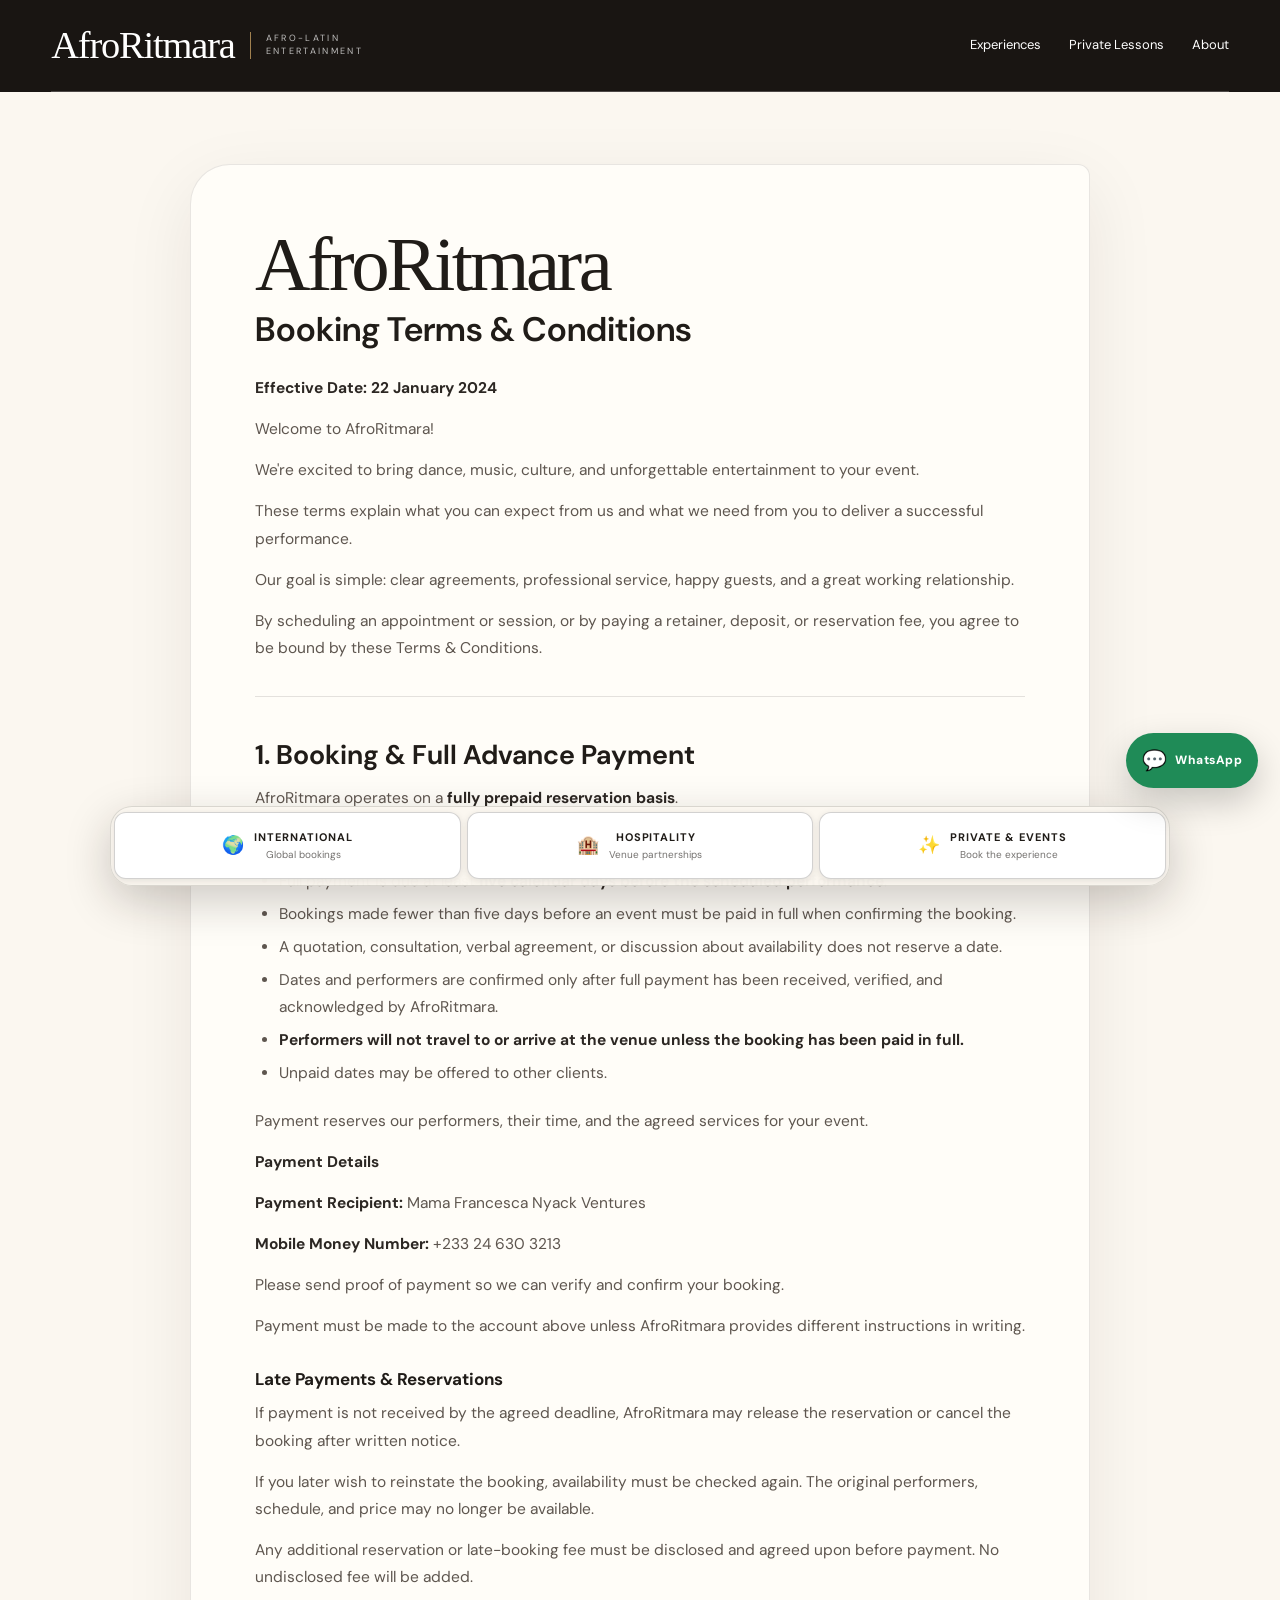
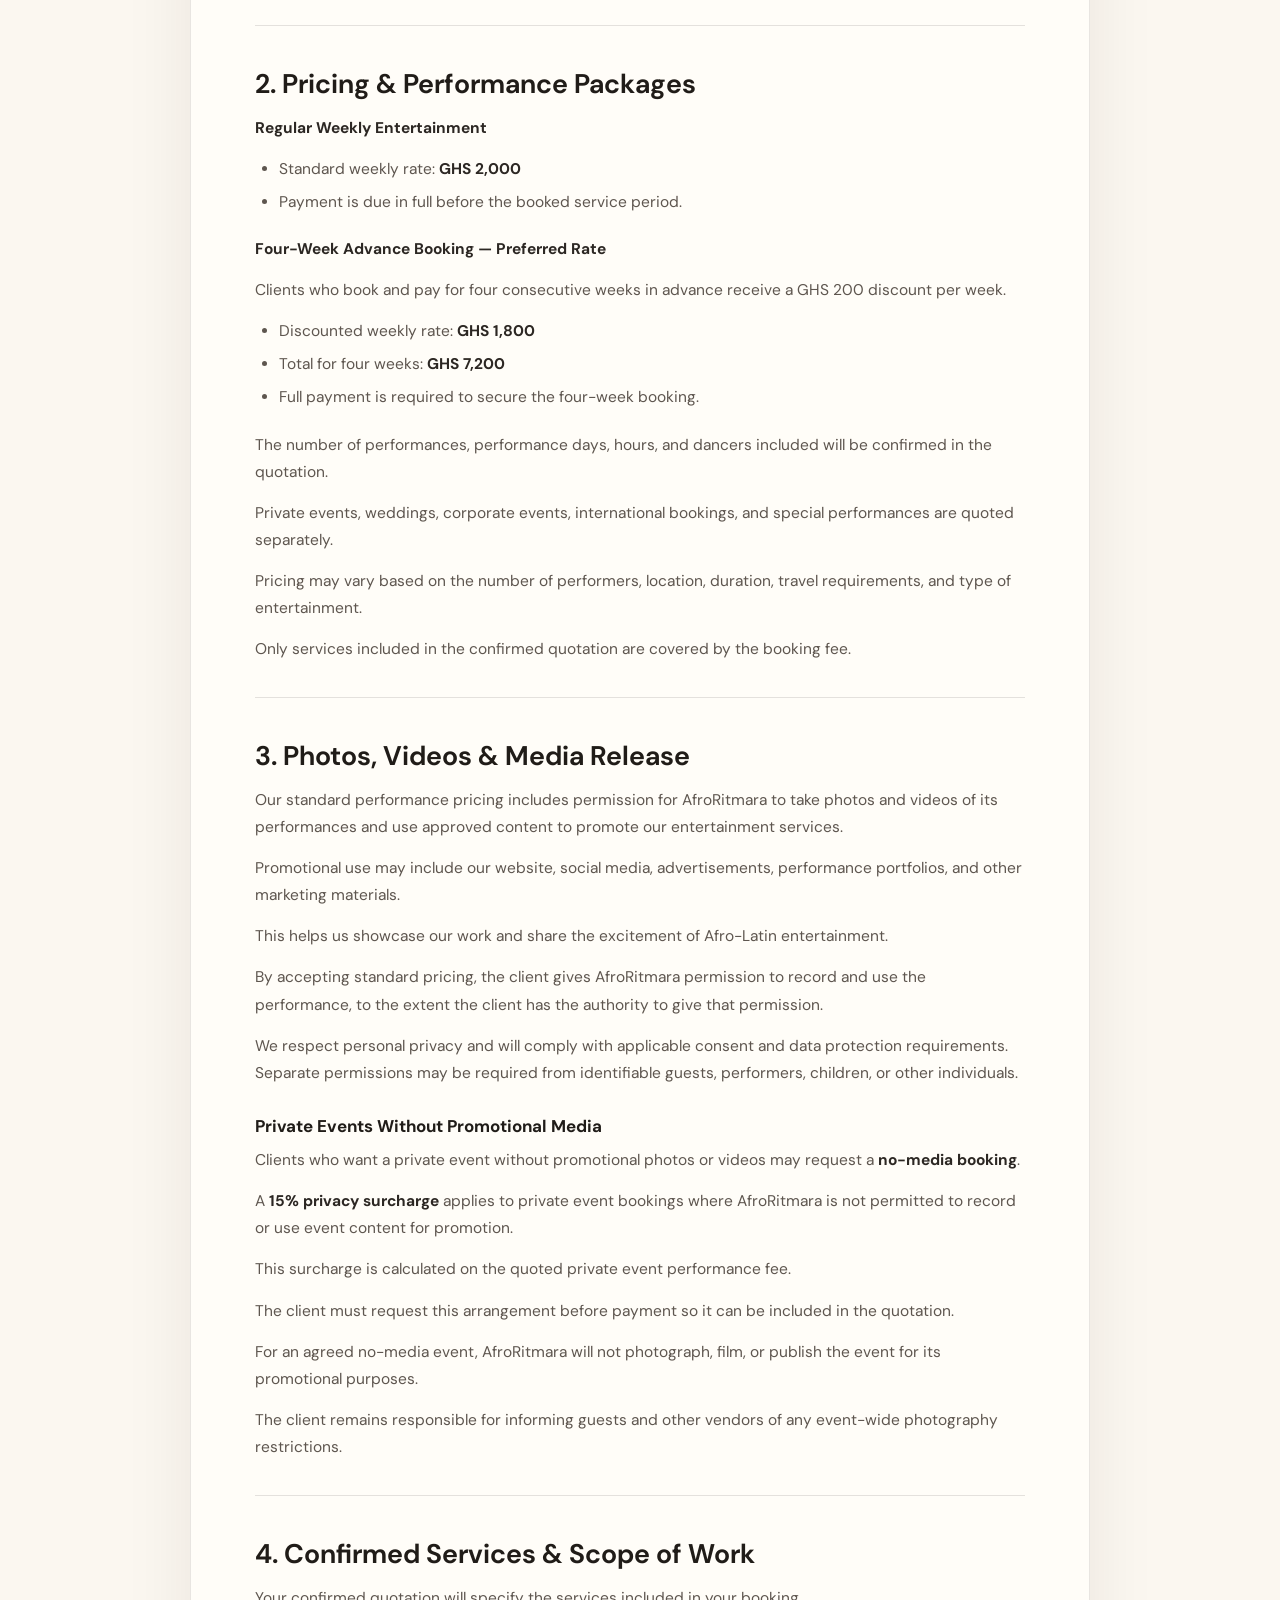
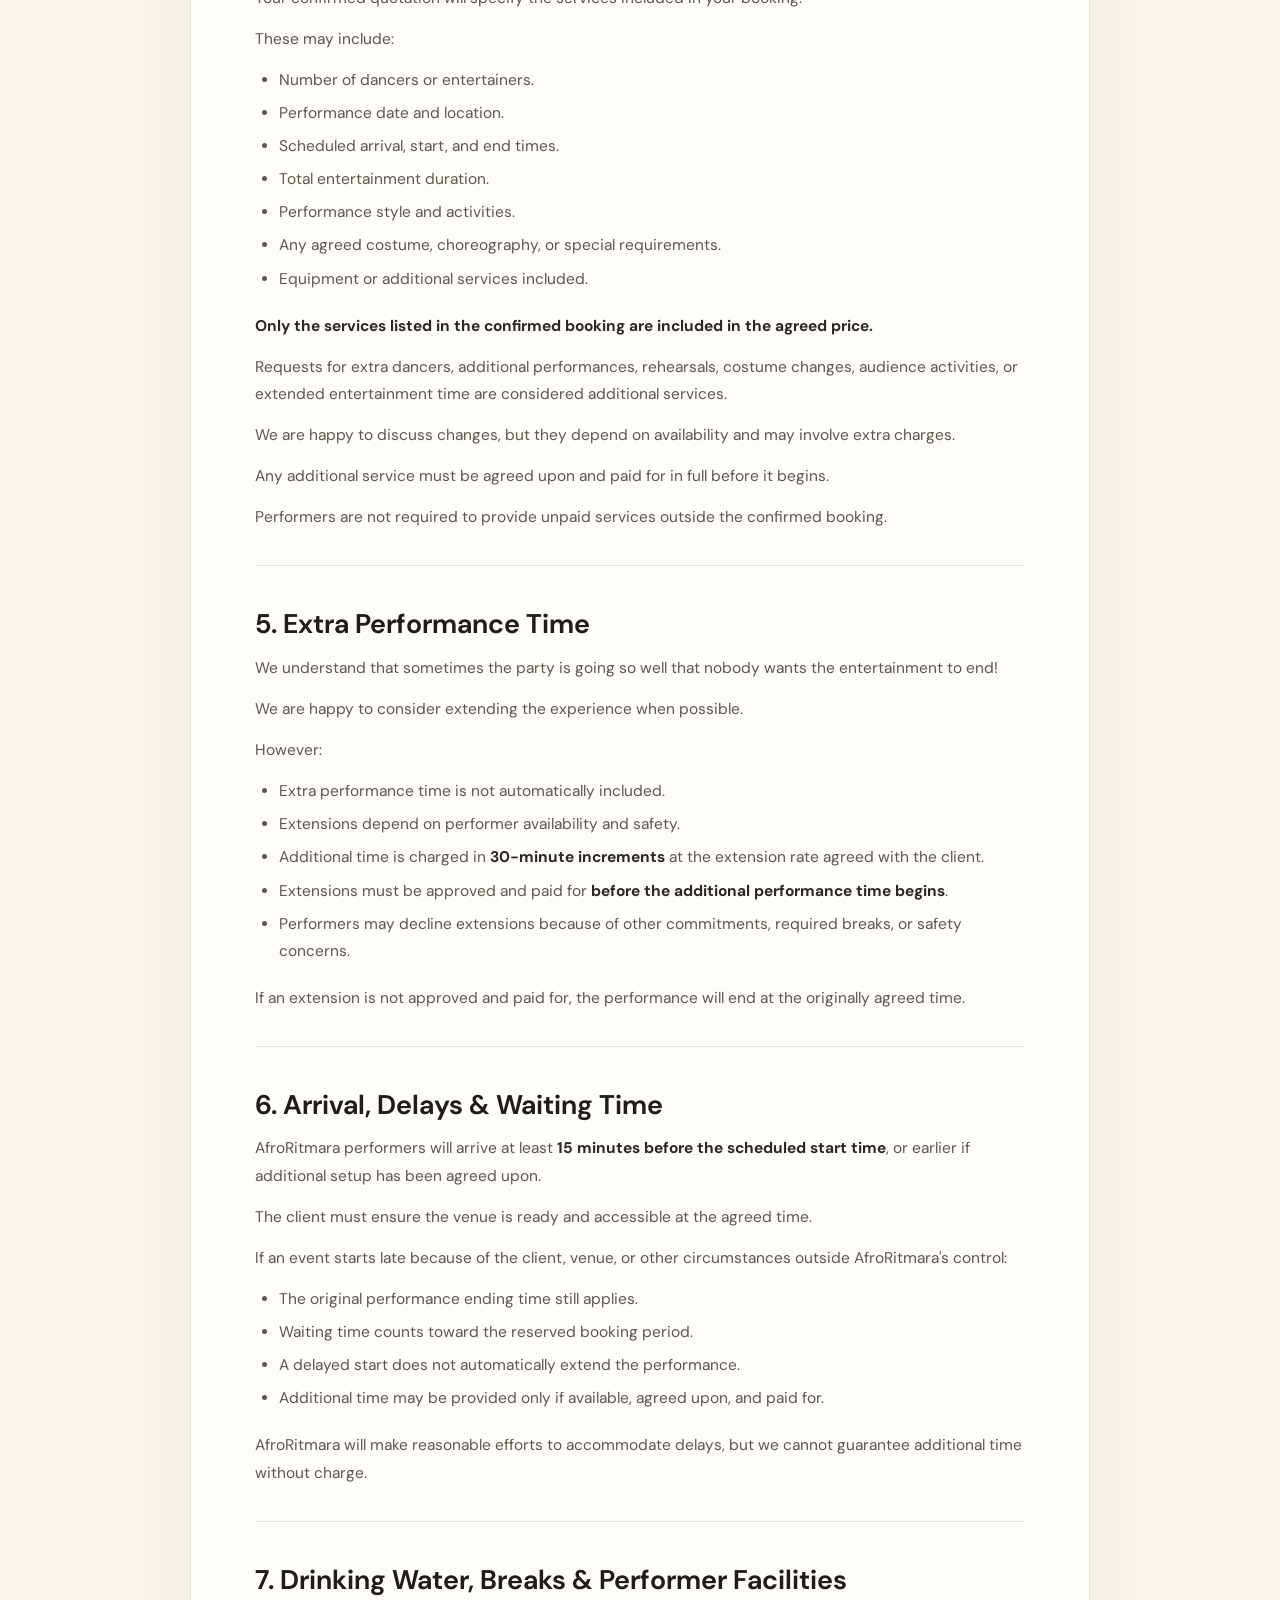
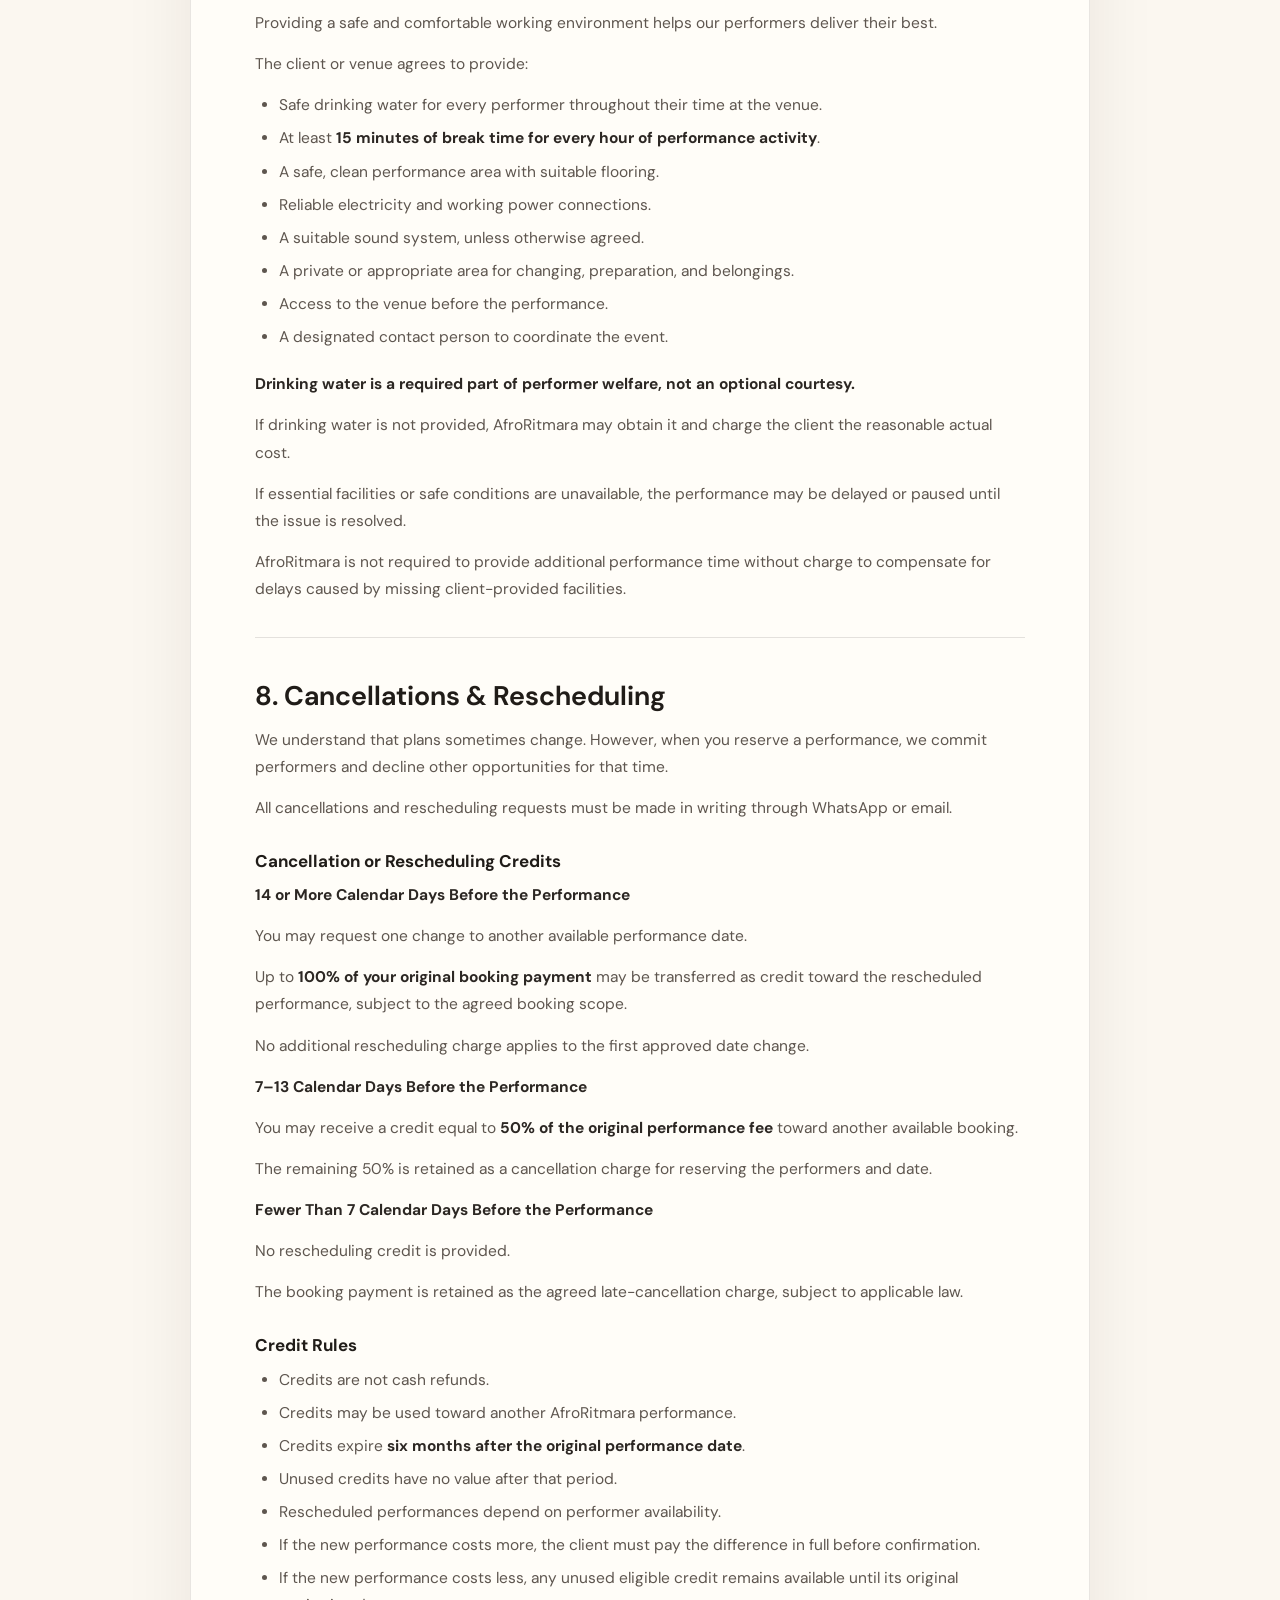
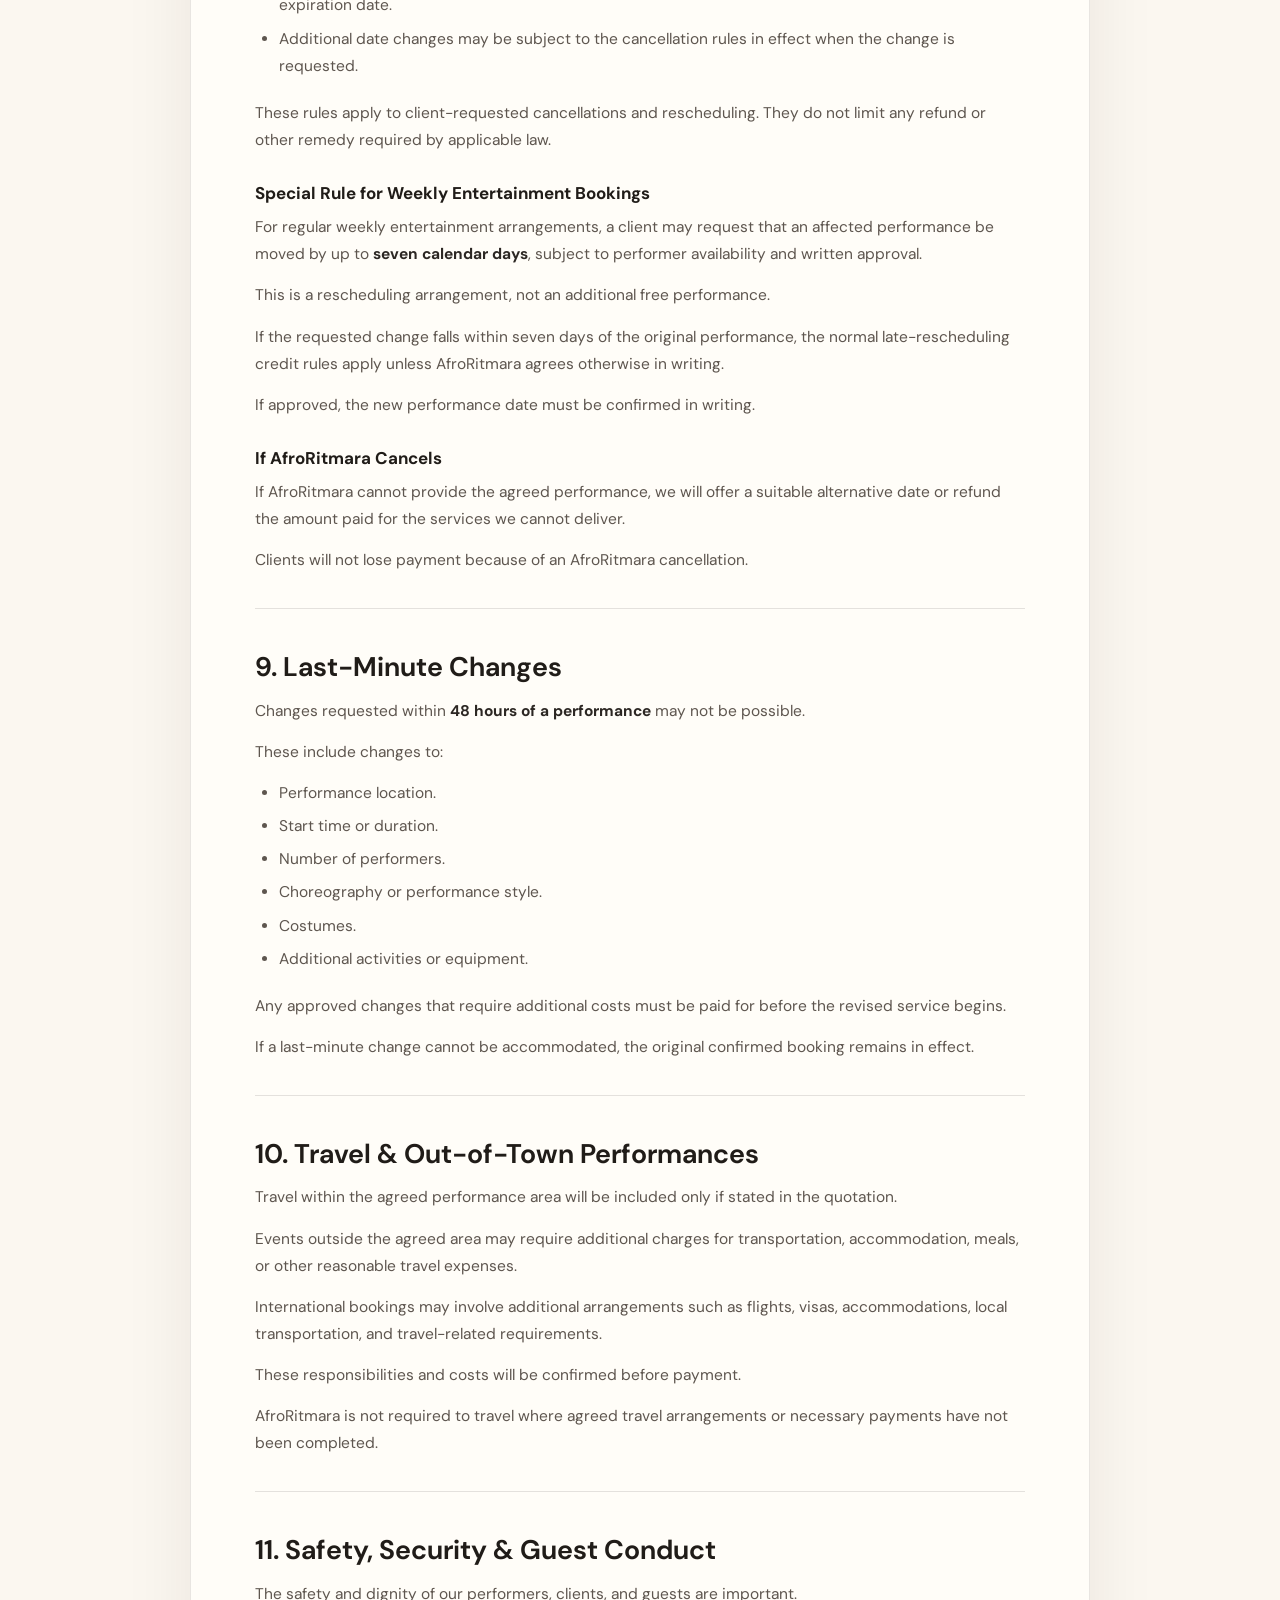
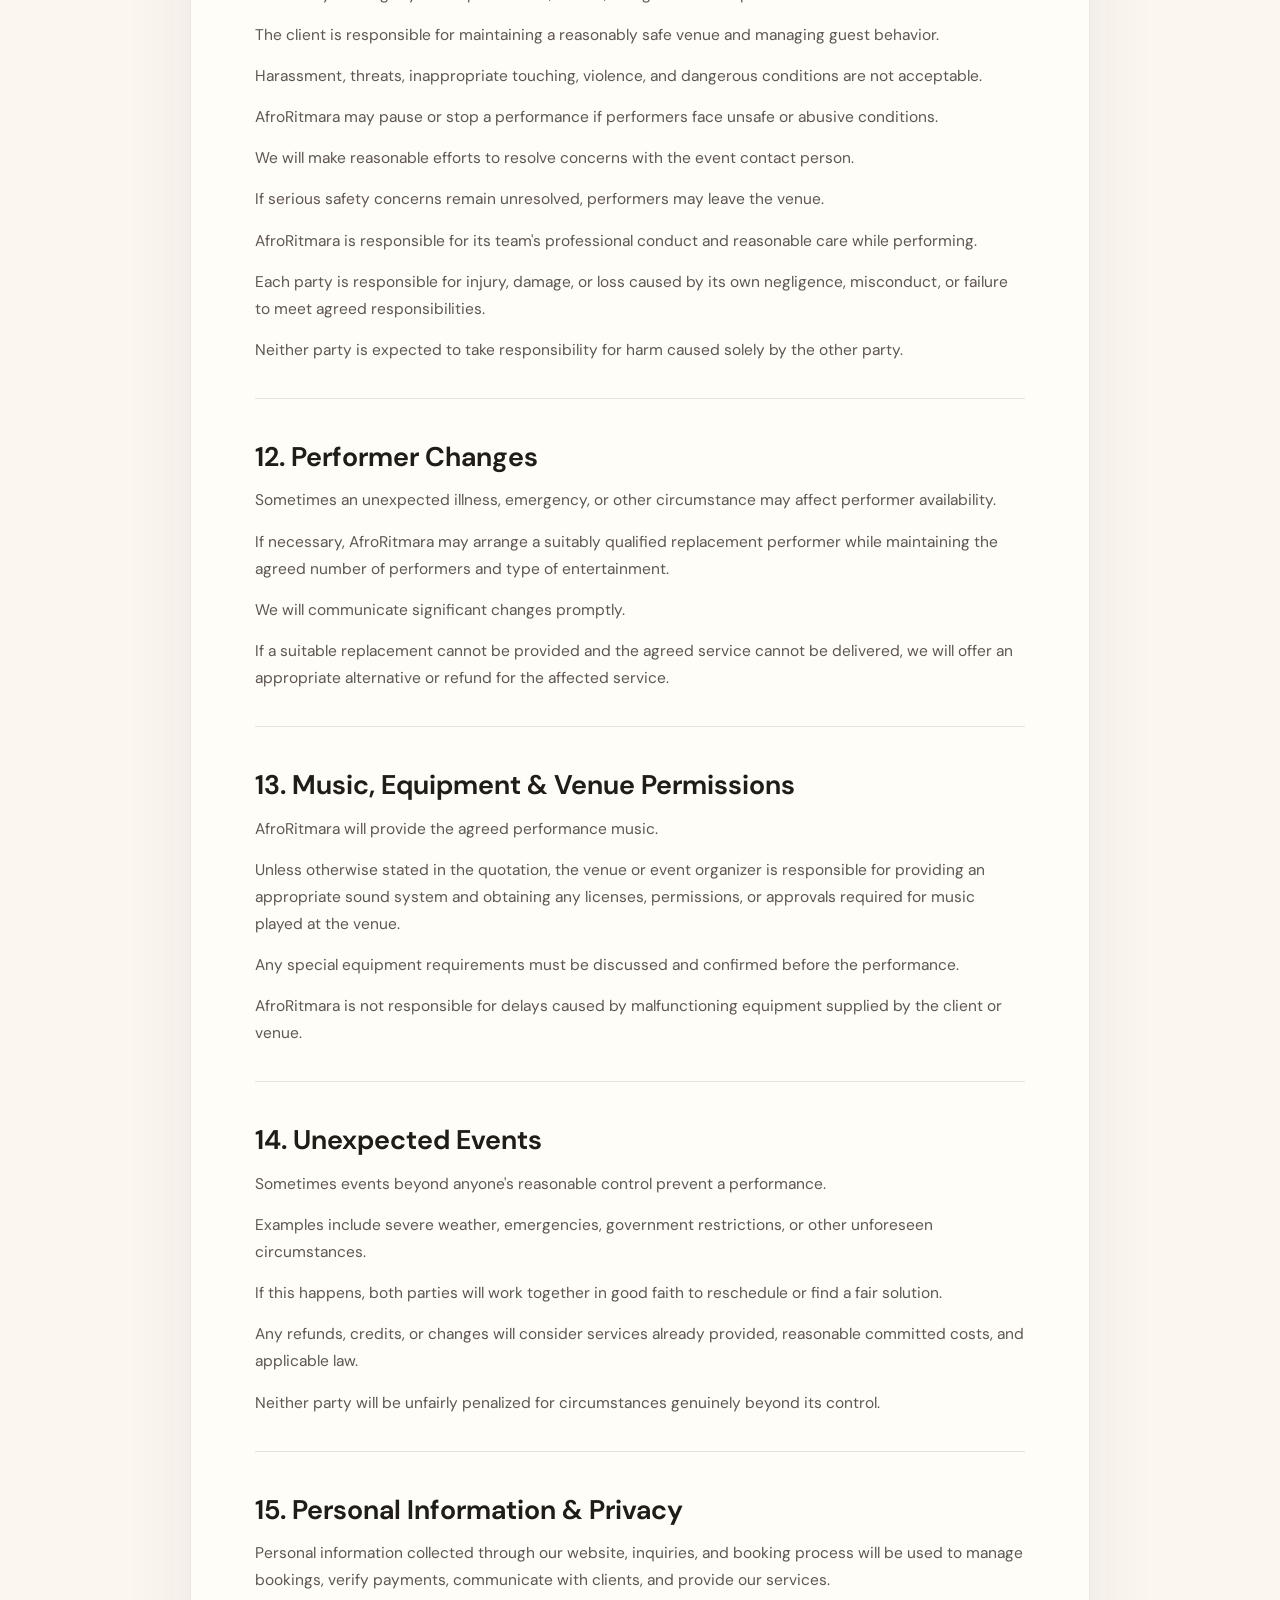
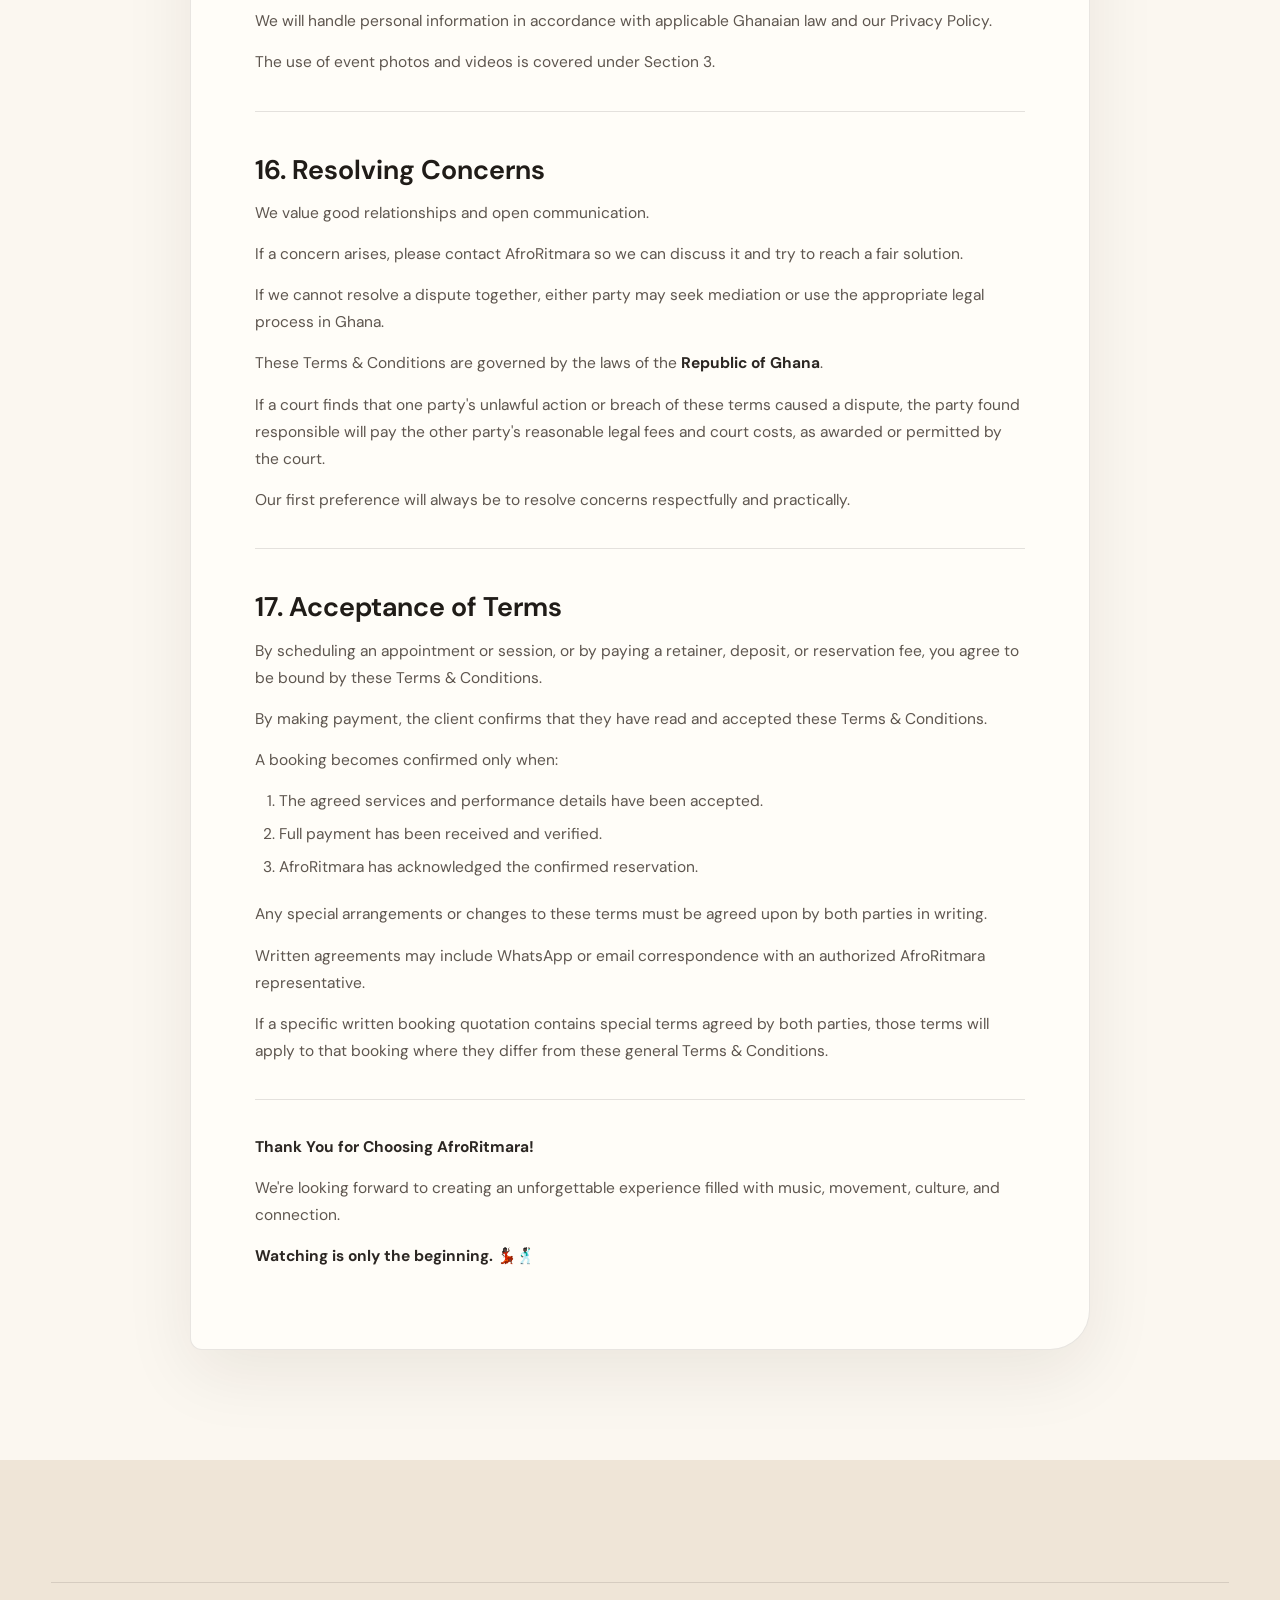
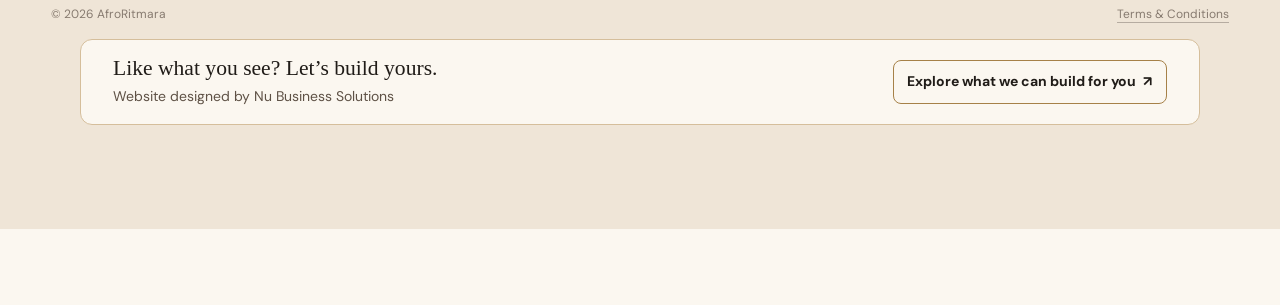
<file: terms/index.html>
<!doctype html>
<html lang="en">
<head>
<meta charset="utf-8">
<meta name="viewport" content="width=device-width,initial-scale=1">
<title>Booking Terms & Conditions | AfroRitmara</title>
<meta name="description" content="Read AfroRitmara's booking terms and conditions for performances, payments, cancellations, media permissions, travel, safety and event responsibilities.">
<link rel="canonical" href="https://afroritmara.com/terms">
<meta property="og:type" content="website">
<meta property="og:title" content="Booking Terms & Conditions | AfroRitmara">
<meta property="og:description" content="AfroRitmara booking terms for performances, payments, cancellations, media permissions, travel, safety and event responsibilities.">
<meta property="og:url" content="https://afroritmara.com/terms">
<meta property="og:image" content="https://afroritmara.com/assets/images/hero-dip.png">
<link rel="preconnect" href="https://fonts.googleapis.com">
<link rel="preconnect" href="https://fonts.gstatic.com" crossorigin>
<link href="https://fonts.googleapis.com/css2?family=DM+Sans:wght@400;500;600;700&display=swap" rel="stylesheet">
<link rel="stylesheet" href="../styles.css">
<!-- AfroRitmara Version 009 -->
</head>
<body class="terms-body">
<header class="site-header terms-header">
  <div class="container nav">
    <a class="brand" href="../index.html" aria-label="AfroRitmara home">
      <span class="brand-name">AfroRitmara</span>
      <span class="brand-tag">Afro-Latin<br>Entertainment</span>
    </a>
    <button class="menu-toggle" type="button" aria-expanded="false" aria-label="Open navigation">☰</button>
    <nav class="top-links" aria-label="Primary navigation">
      <a href="../index.html#experiences">Experiences</a>
      <a href="../private-lessons.html">Private Lessons</a>
      <a href="../index.html#about">About</a>
    </nav>
  </div>
</header>

<main class="terms-main">
  <article class="terms-document">
    <h1>AfroRitmara</h1>
<h2>Booking Terms &amp; Conditions</h2>
<p><strong>Effective Date: 22 January 2024</strong></p>
<p>Welcome to AfroRitmara!</p>
<p>We&#x27;re excited to bring dance, music, culture, and unforgettable entertainment to your event.</p>
<p>These terms explain what you can expect from us and what we need from you to deliver a successful performance.</p>
<p>Our goal is simple: clear agreements, professional service, happy guests, and a great working relationship.</p>
<p>By scheduling an appointment or session, or by paying a retainer, deposit, or reservation fee, you agree to be bound by these Terms &amp; Conditions.</p>
<hr>
<h3>1. Booking &amp; Full Advance Payment</h3>
<p>AfroRitmara operates on a <strong>fully prepaid reservation basis</strong>.</p>
<p>All bookings must be paid <strong>100% in advance</strong>.</p>
<ul>
<li>Full payment is due at least <strong>five calendar days before the scheduled performance</strong>.</li>
<li>Bookings made fewer than five days before an event must be paid in full when confirming the booking.</li>
<li>A quotation, consultation, verbal agreement, or discussion about availability does not reserve a date.</li>
<li>Dates and performers are confirmed only after full payment has been received, verified, and acknowledged by AfroRitmara.</li>
<li><strong>Performers will not travel to or arrive at the venue unless the booking has been paid in full.</strong></li>
<li>Unpaid dates may be offered to other clients.</li>
</ul>
<p>Payment reserves our performers, their time, and the agreed services for your event.</p>
<p><strong>Payment Details</strong></p>
<p><strong>Payment Recipient:</strong> Mama Francesca Nyack Ventures</p>
<p><strong>Mobile Money Number:</strong> +233 24 630 3213</p>
<p>Please send proof of payment so we can verify and confirm your booking.</p>
<p>Payment must be made to the account above unless AfroRitmara provides different instructions in writing.</p>
<h4>Late Payments &amp; Reservations</h4>
<p>If payment is not received by the agreed deadline, AfroRitmara may release the reservation or cancel the booking after written notice.</p>
<p>If you later wish to reinstate the booking, availability must be checked again. The original performers, schedule, and price may no longer be available.</p>
<p>Any additional reservation or late-booking fee must be disclosed and agreed upon before payment. No undisclosed fee will be added.</p>
<hr>
<h3>2. Pricing &amp; Performance Packages</h3>
<p><strong>Regular Weekly Entertainment</strong></p>
<ul>
<li>Standard weekly rate: <strong>GHS 2,000</strong></li>
<li>Payment is due in full before the booked service period.</li>
</ul>
<p><strong>Four-Week Advance Booking — Preferred Rate</strong></p>
<p>Clients who book and pay for four consecutive weeks in advance receive a GHS 200 discount per week.</p>
<ul>
<li>Discounted weekly rate: <strong>GHS 1,800</strong></li>
<li>Total for four weeks: <strong>GHS 7,200</strong></li>
<li>Full payment is required to secure the four-week booking.</li>
</ul>
<p>The number of performances, performance days, hours, and dancers included will be confirmed in the quotation.</p>
<p>Private events, weddings, corporate events, international bookings, and special performances are quoted separately.</p>
<p>Pricing may vary based on the number of performers, location, duration, travel requirements, and type of entertainment.</p>
<p>Only services included in the confirmed quotation are covered by the booking fee.</p>
<hr>
<h3>3. Photos, Videos &amp; Media Release</h3>
<p>Our standard performance pricing includes permission for AfroRitmara to take photos and videos of its performances and use approved content to promote our entertainment services.</p>
<p>Promotional use may include our website, social media, advertisements, performance portfolios, and other marketing materials.</p>
<p>This helps us showcase our work and share the excitement of Afro-Latin entertainment.</p>
<p>By accepting standard pricing, the client gives AfroRitmara permission to record and use the performance, to the extent the client has the authority to give that permission.</p>
<p>We respect personal privacy and will comply with applicable consent and data protection requirements. Separate permissions may be required from identifiable guests, performers, children, or other individuals.</p>
<h4>Private Events Without Promotional Media</h4>
<p>Clients who want a private event without promotional photos or videos may request a <strong>no-media booking</strong>.</p>
<p>A <strong>15% privacy surcharge</strong> applies to private event bookings where AfroRitmara is not permitted to record or use event content for promotion.</p>
<p>This surcharge is calculated on the quoted private event performance fee.</p>
<p>The client must request this arrangement before payment so it can be included in the quotation.</p>
<p>For an agreed no-media event, AfroRitmara will not photograph, film, or publish the event for its promotional purposes.</p>
<p>The client remains responsible for informing guests and other vendors of any event-wide photography restrictions.</p>
<hr>
<h3>4. Confirmed Services &amp; Scope of Work</h3>
<p>Your confirmed quotation will specify the services included in your booking.</p>
<p>These may include:</p>
<ul>
<li>Number of dancers or entertainers.</li>
<li>Performance date and location.</li>
<li>Scheduled arrival, start, and end times.</li>
<li>Total entertainment duration.</li>
<li>Performance style and activities.</li>
<li>Any agreed costume, choreography, or special requirements.</li>
<li>Equipment or additional services included.</li>
</ul>
<p><strong>Only the services listed in the confirmed booking are included in the agreed price.</strong></p>
<p>Requests for extra dancers, additional performances, rehearsals, costume changes, audience activities, or extended entertainment time are considered additional services.</p>
<p>We are happy to discuss changes, but they depend on availability and may involve extra charges.</p>
<p>Any additional service must be agreed upon and paid for in full before it begins.</p>
<p>Performers are not required to provide unpaid services outside the confirmed booking.</p>
<hr>
<h3>5. Extra Performance Time</h3>
<p>We understand that sometimes the party is going so well that nobody wants the entertainment to end!</p>
<p>We are happy to consider extending the experience when possible.</p>
<p>However:</p>
<ul>
<li>Extra performance time is not automatically included.</li>
<li>Extensions depend on performer availability and safety.</li>
<li>Additional time is charged in <strong>30-minute increments</strong> at the extension rate agreed with the client.</li>
<li>Extensions must be approved and paid for <strong>before the additional performance time begins</strong>.</li>
<li>Performers may decline extensions because of other commitments, required breaks, or safety concerns.</li>
</ul>
<p>If an extension is not approved and paid for, the performance will end at the originally agreed time.</p>
<hr>
<h3>6. Arrival, Delays &amp; Waiting Time</h3>
<p>AfroRitmara performers will arrive at least <strong>15 minutes before the scheduled start time</strong>, or earlier if additional setup has been agreed upon.</p>
<p>The client must ensure the venue is ready and accessible at the agreed time.</p>
<p>If an event starts late because of the client, venue, or other circumstances outside AfroRitmara&#x27;s control:</p>
<ul>
<li>The original performance ending time still applies.</li>
<li>Waiting time counts toward the reserved booking period.</li>
<li>A delayed start does not automatically extend the performance.</li>
<li>Additional time may be provided only if available, agreed upon, and paid for.</li>
</ul>
<p>AfroRitmara will make reasonable efforts to accommodate delays, but we cannot guarantee additional time without charge.</p>
<hr>
<h3>7. Drinking Water, Breaks &amp; Performer Facilities</h3>
<p>Providing a safe and comfortable working environment helps our performers deliver their best.</p>
<p>The client or venue agrees to provide:</p>
<ul>
<li>Safe drinking water for every performer throughout their time at the venue.</li>
<li>At least <strong>15 minutes of break time for every hour of performance activity</strong>.</li>
<li>A safe, clean performance area with suitable flooring.</li>
<li>Reliable electricity and working power connections.</li>
<li>A suitable sound system, unless otherwise agreed.</li>
<li>A private or appropriate area for changing, preparation, and belongings.</li>
<li>Access to the venue before the performance.</li>
<li>A designated contact person to coordinate the event.</li>
</ul>
<p><strong>Drinking water is a required part of performer welfare, not an optional courtesy.</strong></p>
<p>If drinking water is not provided, AfroRitmara may obtain it and charge the client the reasonable actual cost.</p>
<p>If essential facilities or safe conditions are unavailable, the performance may be delayed or paused until the issue is resolved.</p>
<p>AfroRitmara is not required to provide additional performance time without charge to compensate for delays caused by missing client-provided facilities.</p>
<hr>
<h3>8. Cancellations &amp; Rescheduling</h3>
<p>We understand that plans sometimes change. However, when you reserve a performance, we commit performers and decline other opportunities for that time.</p>
<p>All cancellations and rescheduling requests must be made in writing through WhatsApp or email.</p>
<h4>Cancellation or Rescheduling Credits</h4>
<p><strong>14 or More Calendar Days Before the Performance</strong></p>
<p>You may request one change to another available performance date.</p>
<p>Up to <strong>100% of your original booking payment</strong> may be transferred as credit toward the rescheduled performance, subject to the agreed booking scope.</p>
<p>No additional rescheduling charge applies to the first approved date change.</p>
<p><strong>7–13 Calendar Days Before the Performance</strong></p>
<p>You may receive a credit equal to <strong>50% of the original performance fee</strong> toward another available booking.</p>
<p>The remaining 50% is retained as a cancellation charge for reserving the performers and date.</p>
<p><strong>Fewer Than 7 Calendar Days Before the Performance</strong></p>
<p>No rescheduling credit is provided.</p>
<p>The booking payment is retained as the agreed late-cancellation charge, subject to applicable law.</p>
<h4>Credit Rules</h4>
<ul>
<li>Credits are not cash refunds.</li>
<li>Credits may be used toward another AfroRitmara performance.</li>
<li>Credits expire <strong>six months after the original performance date</strong>.</li>
<li>Unused credits have no value after that period.</li>
<li>Rescheduled performances depend on performer availability.</li>
<li>If the new performance costs more, the client must pay the difference in full before confirmation.</li>
<li>If the new performance costs less, any unused eligible credit remains available until its original expiration date.</li>
<li>Additional date changes may be subject to the cancellation rules in effect when the change is requested.</li>
</ul>
<p>These rules apply to client-requested cancellations and rescheduling. They do not limit any refund or other remedy required by applicable law.</p>
<h4>Special Rule for Weekly Entertainment Bookings</h4>
<p>For regular weekly entertainment arrangements, a client may request that an affected performance be moved by up to <strong>seven calendar days</strong>, subject to performer availability and written approval.</p>
<p>This is a rescheduling arrangement, not an additional free performance.</p>
<p>If the requested change falls within seven days of the original performance, the normal late-rescheduling credit rules apply unless AfroRitmara agrees otherwise in writing.</p>
<p>If approved, the new performance date must be confirmed in writing.</p>
<h4>If AfroRitmara Cancels</h4>
<p>If AfroRitmara cannot provide the agreed performance, we will offer a suitable alternative date or refund the amount paid for the services we cannot deliver.</p>
<p>Clients will not lose payment because of an AfroRitmara cancellation.</p>
<hr>
<h3>9. Last-Minute Changes</h3>
<p>Changes requested within <strong>48 hours of a performance</strong> may not be possible.</p>
<p>These include changes to:</p>
<ul>
<li>Performance location.</li>
<li>Start time or duration.</li>
<li>Number of performers.</li>
<li>Choreography or performance style.</li>
<li>Costumes.</li>
<li>Additional activities or equipment.</li>
</ul>
<p>Any approved changes that require additional costs must be paid for before the revised service begins.</p>
<p>If a last-minute change cannot be accommodated, the original confirmed booking remains in effect.</p>
<hr>
<h3>10. Travel &amp; Out-of-Town Performances</h3>
<p>Travel within the agreed performance area will be included only if stated in the quotation.</p>
<p>Events outside the agreed area may require additional charges for transportation, accommodation, meals, or other reasonable travel expenses.</p>
<p>International bookings may involve additional arrangements such as flights, visas, accommodations, local transportation, and travel-related requirements.</p>
<p>These responsibilities and costs will be confirmed before payment.</p>
<p>AfroRitmara is not required to travel where agreed travel arrangements or necessary payments have not been completed.</p>
<hr>
<h3>11. Safety, Security &amp; Guest Conduct</h3>
<p>The safety and dignity of our performers, clients, and guests are important.</p>
<p>The client is responsible for maintaining a reasonably safe venue and managing guest behavior.</p>
<p>Harassment, threats, inappropriate touching, violence, and dangerous conditions are not acceptable.</p>
<p>AfroRitmara may pause or stop a performance if performers face unsafe or abusive conditions.</p>
<p>We will make reasonable efforts to resolve concerns with the event contact person.</p>
<p>If serious safety concerns remain unresolved, performers may leave the venue.</p>
<p>AfroRitmara is responsible for its team&#x27;s professional conduct and reasonable care while performing.</p>
<p>Each party is responsible for injury, damage, or loss caused by its own negligence, misconduct, or failure to meet agreed responsibilities.</p>
<p>Neither party is expected to take responsibility for harm caused solely by the other party.</p>
<hr>
<h3>12. Performer Changes</h3>
<p>Sometimes an unexpected illness, emergency, or other circumstance may affect performer availability.</p>
<p>If necessary, AfroRitmara may arrange a suitably qualified replacement performer while maintaining the agreed number of performers and type of entertainment.</p>
<p>We will communicate significant changes promptly.</p>
<p>If a suitable replacement cannot be provided and the agreed service cannot be delivered, we will offer an appropriate alternative or refund for the affected service.</p>
<hr>
<h3>13. Music, Equipment &amp; Venue Permissions</h3>
<p>AfroRitmara will provide the agreed performance music.</p>
<p>Unless otherwise stated in the quotation, the venue or event organizer is responsible for providing an appropriate sound system and obtaining any licenses, permissions, or approvals required for music played at the venue.</p>
<p>Any special equipment requirements must be discussed and confirmed before the performance.</p>
<p>AfroRitmara is not responsible for delays caused by malfunctioning equipment supplied by the client or venue.</p>
<hr>
<h3>14. Unexpected Events</h3>
<p>Sometimes events beyond anyone&#x27;s reasonable control prevent a performance.</p>
<p>Examples include severe weather, emergencies, government restrictions, or other unforeseen circumstances.</p>
<p>If this happens, both parties will work together in good faith to reschedule or find a fair solution.</p>
<p>Any refunds, credits, or changes will consider services already provided, reasonable committed costs, and applicable law.</p>
<p>Neither party will be unfairly penalized for circumstances genuinely beyond its control.</p>
<hr>
<h3>15. Personal Information &amp; Privacy</h3>
<p>Personal information collected through our website, inquiries, and booking process will be used to manage bookings, verify payments, communicate with clients, and provide our services.</p>
<p>We will handle personal information in accordance with applicable Ghanaian law and our Privacy Policy.</p>
<p>The use of event photos and videos is covered under Section 3.</p>
<hr>
<h3>16. Resolving Concerns</h3>
<p>We value good relationships and open communication.</p>
<p>If a concern arises, please contact AfroRitmara so we can discuss it and try to reach a fair solution.</p>
<p>If we cannot resolve a dispute together, either party may seek mediation or use the appropriate legal process in Ghana.</p>
<p>These Terms &amp; Conditions are governed by the laws of the <strong>Republic of Ghana</strong>.</p>
<p>If a court finds that one party&#x27;s unlawful action or breach of these terms caused a dispute, the party found responsible will pay the other party&#x27;s reasonable legal fees and court costs, as awarded or permitted by the court.</p>
<p>Our first preference will always be to resolve concerns respectfully and practically.</p>
<hr>
<h3>17. Acceptance of Terms</h3>
<p>By scheduling an appointment or session, or by paying a retainer, deposit, or reservation fee, you agree to be bound by these Terms &amp; Conditions.</p>
<p>By making payment, the client confirms that they have read and accepted these Terms &amp; Conditions.</p>
<p>A booking becomes confirmed only when:</p>
<ol>
<li>The agreed services and performance details have been accepted.</li>
<li>Full payment has been received and verified.</li>
<li>AfroRitmara has acknowledged the confirmed reservation.</li>
</ol>
<p>Any special arrangements or changes to these terms must be agreed upon by both parties in writing.</p>
<p>Written agreements may include WhatsApp or email correspondence with an authorized AfroRitmara representative.</p>
<p>If a specific written booking quotation contains special terms agreed by both parties, those terms will apply to that booking where they differ from these general Terms &amp; Conditions.</p>
<hr>
<p><strong>Thank You for Choosing AfroRitmara!</strong></p>
<p>We&#x27;re looking forward to creating an unforgettable experience filled with music, movement, culture, and connection.</p>
<p><strong>Watching is only the beginning.</strong> 💃🏿🕺🏿</p>
  </article>
</main>

<footer class="site-footer terms-site-footer">
  <div class="container">
    <div class="footer-bottom">
      <span>© 2026 AfroRitmara</span>
      <span><a href="index.html" aria-current="page">Terms &amp; Conditions</a></span>
    </div>
  </div>

  <div class="website-credit">
    <div class="website-credit-copy">
      <strong>Like what you see? Let’s build yours.</strong>
      <span>Website designed by Nu Business Solutions</span>
    </div>
    <a href="https://nubusinesssolutions.com/web-development/">
      Explore what we can build for you <span aria-hidden="true">↗</span>
    </a>
  </div>
</footer>

<nav class="fixed-booking-nav" aria-label="Booking pathways">
  <a href="../international.html"><span class="nav-icon">🌍</span><span><strong>International</strong><small>Global bookings</small></span></a>
  <a href="../hospitality.html"><span class="nav-icon">🏨</span><span><strong>Hospitality</strong><small>Venue partnerships</small></span></a>
  <a href="../events.html"><span class="nav-icon">✨</span><span><strong>Private &amp; Events</strong><small>Book the experience</small></span></a>
</nav>

<a class="whatsapp-float" href="https://wa.me/233544036021?text=Hi%20Kojo%21%20I%20was%20just%20on%20AfroRitmara.com%2C%20and%20I%27m%20excited%20to%20learn%20more%20about%20your%20entertainment%20experiences%21%20%F0%9F%92%83%F0%9F%8F%BF%F0%9F%95%BA%F0%9F%8F%BF%0A%0AHere%20are%20a%20few%20details%3A%0A%0AName%3A%0APhone%20number%3A%0AEvent%20type%3A%0ACountry%3A%0APreferred%20date%3A" target="_blank" rel="noopener" aria-label="Message AfroRitmara on WhatsApp">
  <span>💬</span><span class="wa-label">WhatsApp</span>
</a>
<script src="../script.js"></script>
</body>
</html>
</file>
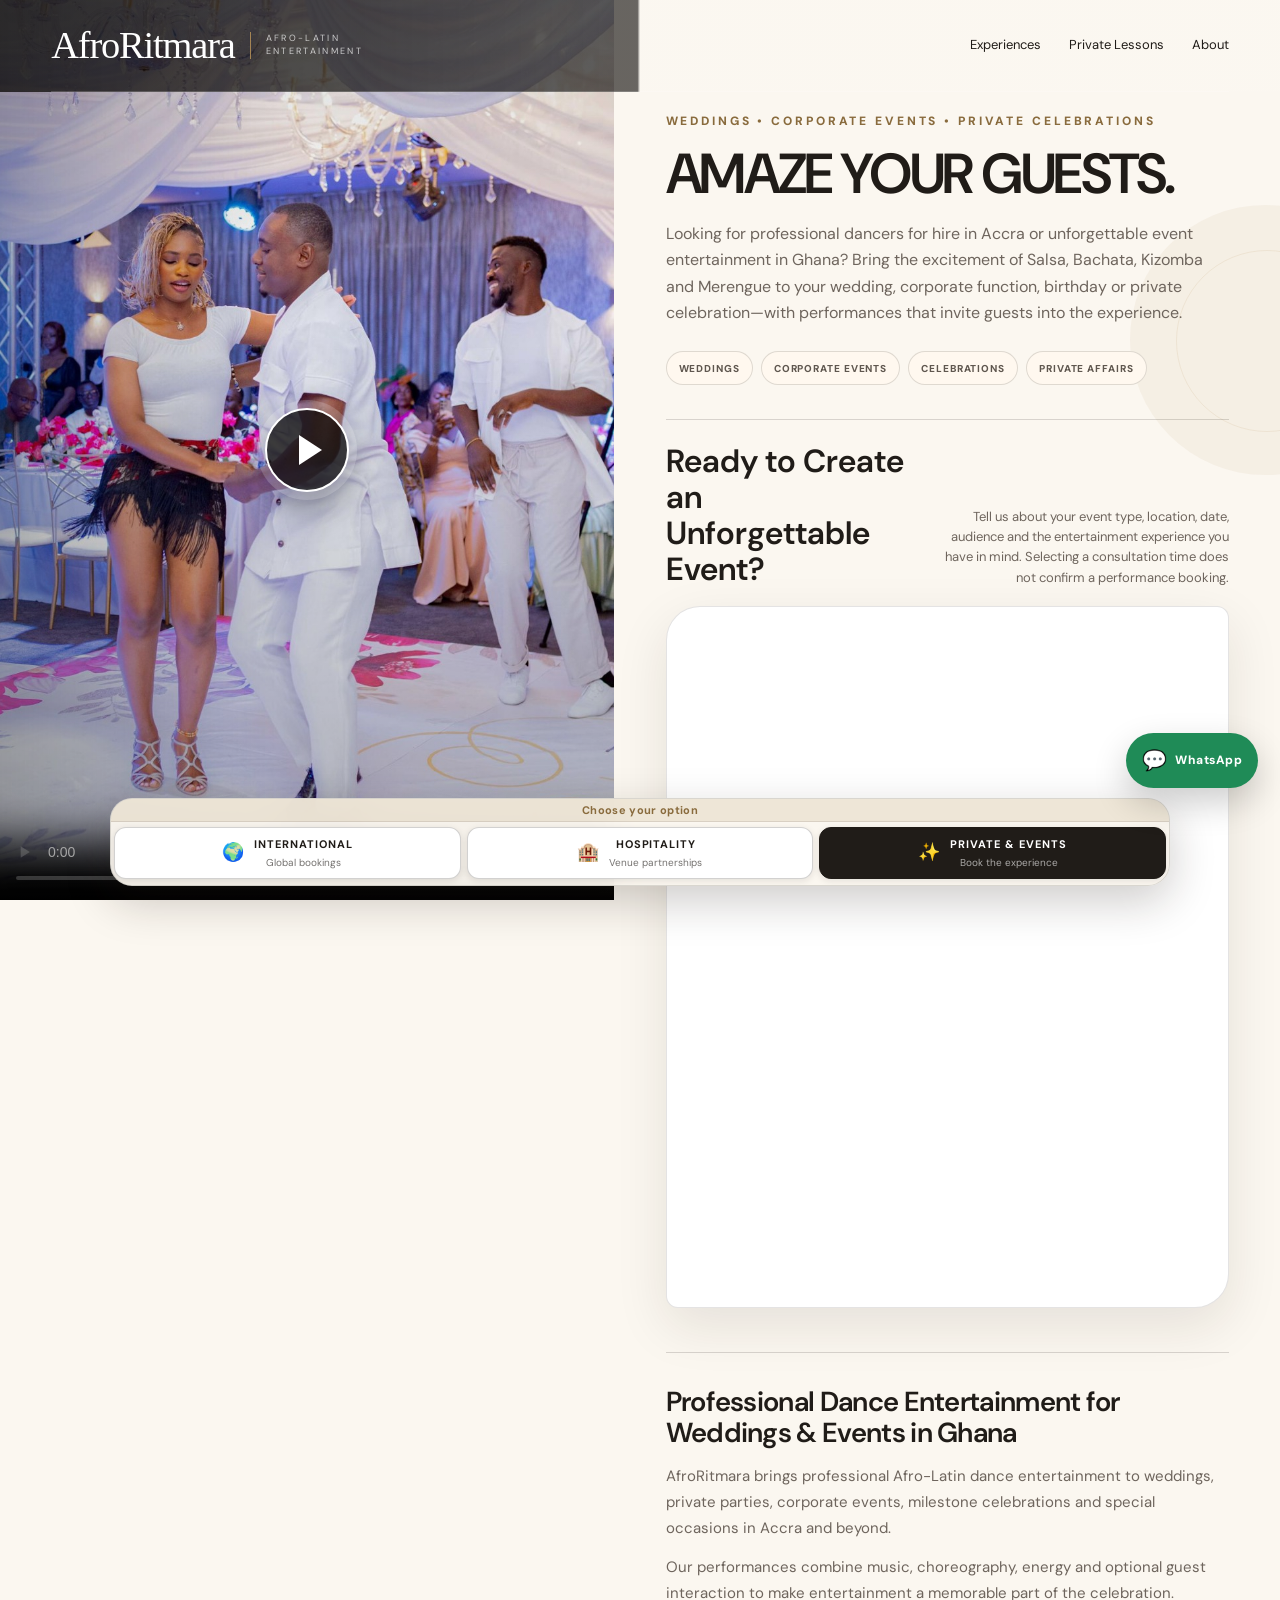
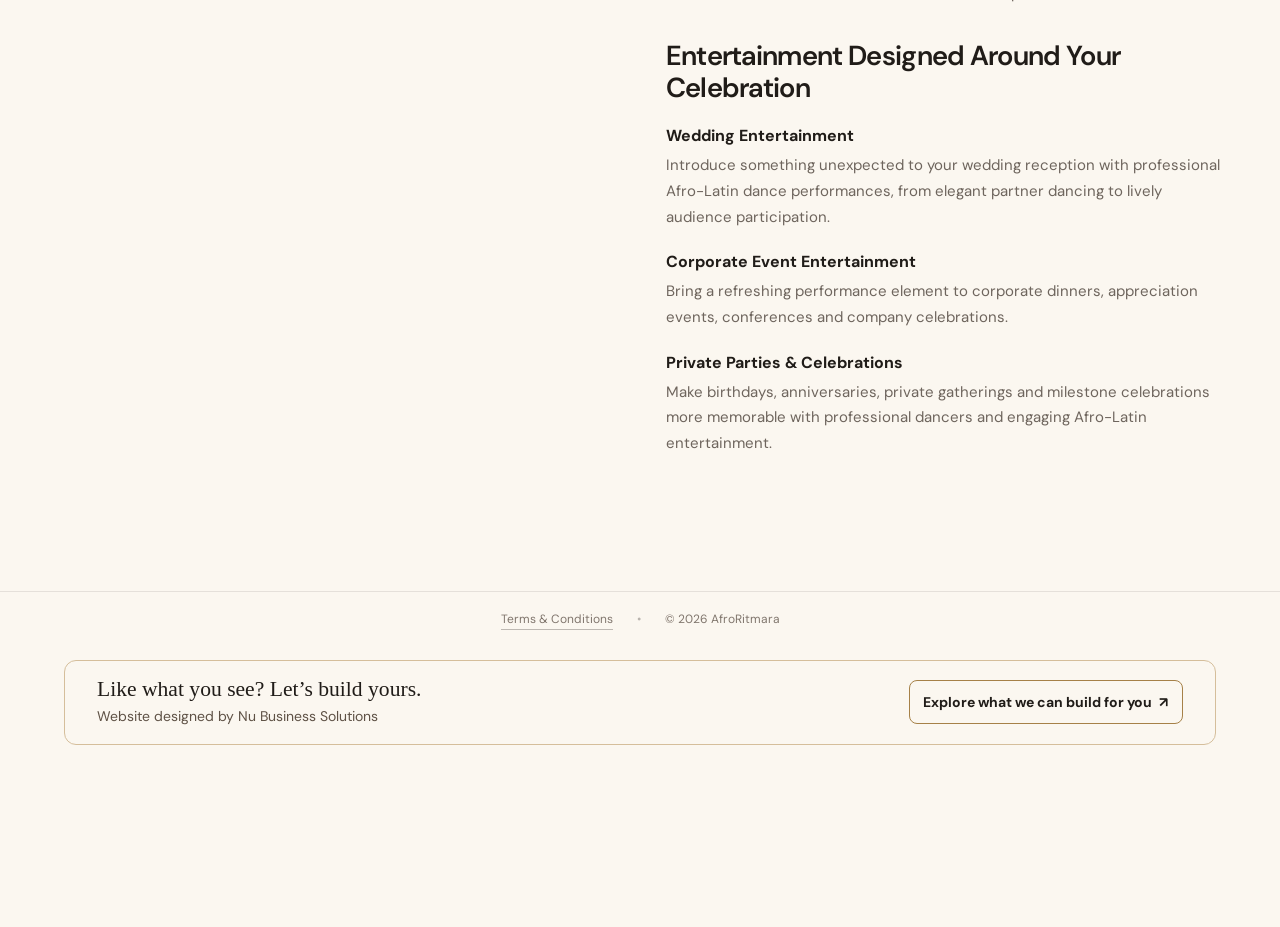
<file: events.html>
<!doctype html>
<html lang="en">
<head>
<meta charset="utf-8">
<meta name="viewport" content="width=device-width,initial-scale=1">
<title>Wedding & Event Dancers in Accra | AfroRitmara</title>
<meta name="description" content="Looking for wedding dancers or event entertainment in Ghana? Book Afro-Latin dance performances for weddings, corporate events and private celebrations.">

<link rel="canonical" href="https://afroritmara.com/events.html">
<meta property="og:type" content="website">
<meta property="og:title" content="Wedding & Event Dancers in Accra | AfroRitmara">
<meta property="og:description" content="Looking for wedding dancers or event entertainment in Ghana? Book Afro-Latin dance performances for weddings, corporate events and private celebrations.">
<meta property="og:url" content="https://afroritmara.com/events.html">
<meta property="og:image" content="https://afroritmara.com/assets/images/private-events.jpg">
<link rel="preconnect" href="https://fonts.googleapis.com">
<link rel="preconnect" href="https://fonts.gstatic.com" crossorigin>
<link href="https://fonts.googleapis.com/css2?family=DM+Sans:wght@400;500;600;700&display=swap" rel="stylesheet">
<link rel="stylesheet" href="styles.css">
<!-- AfroRitmara Version 010 -->
</head>
<body class="inner-body">
<header class="site-header inner-header">
  <div class="container nav">
    <a class="brand" href="index.html" aria-label="AfroRitmara home"><span class="brand-name">AfroRitmara</span><span class="brand-tag">Afro-Latin<br>Entertainment</span></a>
    <button class="menu-toggle" type="button" aria-expanded="false" aria-label="Open navigation">☰</button>
    <nav class="top-links" aria-label="Primary navigation">
      <a href="index.html#experiences">Experiences</a><a href="private-lessons.html">Private Lessons</a><a href="index.html#about">About</a>
    </nav>
  </div>
</header>

<main class="inner-split">
  <section class="inner-visual" aria-label="Private event Afro-Latin dance performance">
    <video controls playsinline preload="metadata" poster="assets/images/private-events.jpg" aria-label="AfroRitmara private event performance video">
      <source src="assets/video/AfroRitmara Private Events Booking best salsa in Ghana - Success what shakes the ground.mp4" type="video/mp4">
    </video>
    <button class="video-play-button" type="button" aria-label="Play Private and Events video"><span aria-hidden="true"></span></button>
  </section>

  <section class="inner-panel">
    <div class="inner-copy">
      <div class="eyebrow">Weddings • Corporate Events • Private Celebrations</div>
      <h1>Amaze your guests.</h1>
      <p class="lead">Looking for professional dancers for hire in Accra or unforgettable event entertainment in Ghana? Bring the excitement of Salsa, Bachata, Kizomba and Merengue to your wedding, corporate function, birthday or private celebration—with performances that invite guests into the experience.</p>
      <div class="proof-pills"><span>Weddings</span><span>Corporate Events</span><span>Celebrations</span><span>Private Affairs</span></div>

      <section class="scheduler">
        <div class="scheduler-head">
          <h2>Ready to Create an Unforgettable Event?</h2>
          <p>Tell us about your event type, location, date, audience and the entertainment experience you have in mind. Selecting a consultation time does not confirm a performance booking.</p>
        </div>
        <div class="calendar-embed">
          <div class="calendly-inline-widget" data-url="https://calendly.com/afroritmara/booking?hide_event_type_details=1&hide_gdpr_banner=1&background_color=fbf7f0&text_color=201c18&primary_color=b08d57" style="min-width:320px;height:700px;"></div>
        </div>
      </section>
      <section class="seo-copy">
        <h2>Professional Dance Entertainment for Weddings & Events in Ghana</h2>
        <p>AfroRitmara brings professional Afro-Latin dance entertainment to weddings, private parties, corporate events, milestone celebrations and special occasions in Accra and beyond.</p>
        <p>Our performances combine music, choreography, energy and optional guest interaction to make entertainment a memorable part of the celebration.</p>
        <h2>Entertainment Designed Around Your Celebration</h2>
        <h3>Wedding Entertainment</h3><p>Introduce something unexpected to your wedding reception with professional Afro-Latin dance performances, from elegant partner dancing to lively audience participation.</p>
        <h3>Corporate Event Entertainment</h3><p>Bring a refreshing performance element to corporate dinners, appreciation events, conferences and company celebrations.</p>
        <h3>Private Parties & Celebrations</h3><p>Make birthdays, anniversaries, private gatherings and milestone celebrations more memorable with professional dancers and engaging Afro-Latin entertainment.</p>
      </section>

    </div>
  </section>
</main>
<footer class="inner-legal-footer"><a href="terms/index.html">Terms &amp; Conditions</a><span>© 2026 AfroRitmara</span>
  <div class="website-credit">
    <div class="website-credit-copy">
      <strong>Like what you see? Let’s build yours.</strong>
      <span>Website designed by Nu Business Solutions</span>
    </div>
    <a href="https://nubusinesssolutions.com/web-development/">
      Explore what we can build for you <span aria-hidden="true">↗</span>
    </a>
  </div>
</footer>

<nav class="fixed-booking-nav" aria-label="Booking pathways">
<span class="booking-nav-label">Choose your option</span>
<a href="international.html"><span class="nav-icon">🌍</span><span><strong>International</strong><small>Global bookings</small></span></a>
<a href="hospitality.html"><span class="nav-icon">🏨</span><span><strong>Hospitality</strong><small>Venue partnerships</small></span></a>
<a class="active" href="events.html"><span class="nav-icon">✨</span><span><strong>Private & Events</strong><small>Book the experience</small></span></a>
</nav>
<a class="whatsapp-float" href="https://wa.me/233544036021?text=Hi%20Kojo%21%20I%20was%20just%20on%20AfroRitmara.com%2C%20and%20I%27m%20really%20excited%20to%20discuss%20booking%20an%20unforgettable%20experience%20for%20my%20event%21%20%F0%9F%8E%89%0A%0AHere%20are%20a%20few%20details%3A%0A%0AName%3A%0APhone%20number%3A%0AEvent%20type%3A%0ACountry%3A%0APreferred%20date%3A" target="_blank" rel="noopener" aria-label="Message AfroRitmara on WhatsApp"><span>💬</span><span class="wa-label">WhatsApp</span></a>
<script src="https://assets.calendly.com/assets/external/widget.js" async></script>
<script src="script.js"></script>
</body>
</html>
</file>
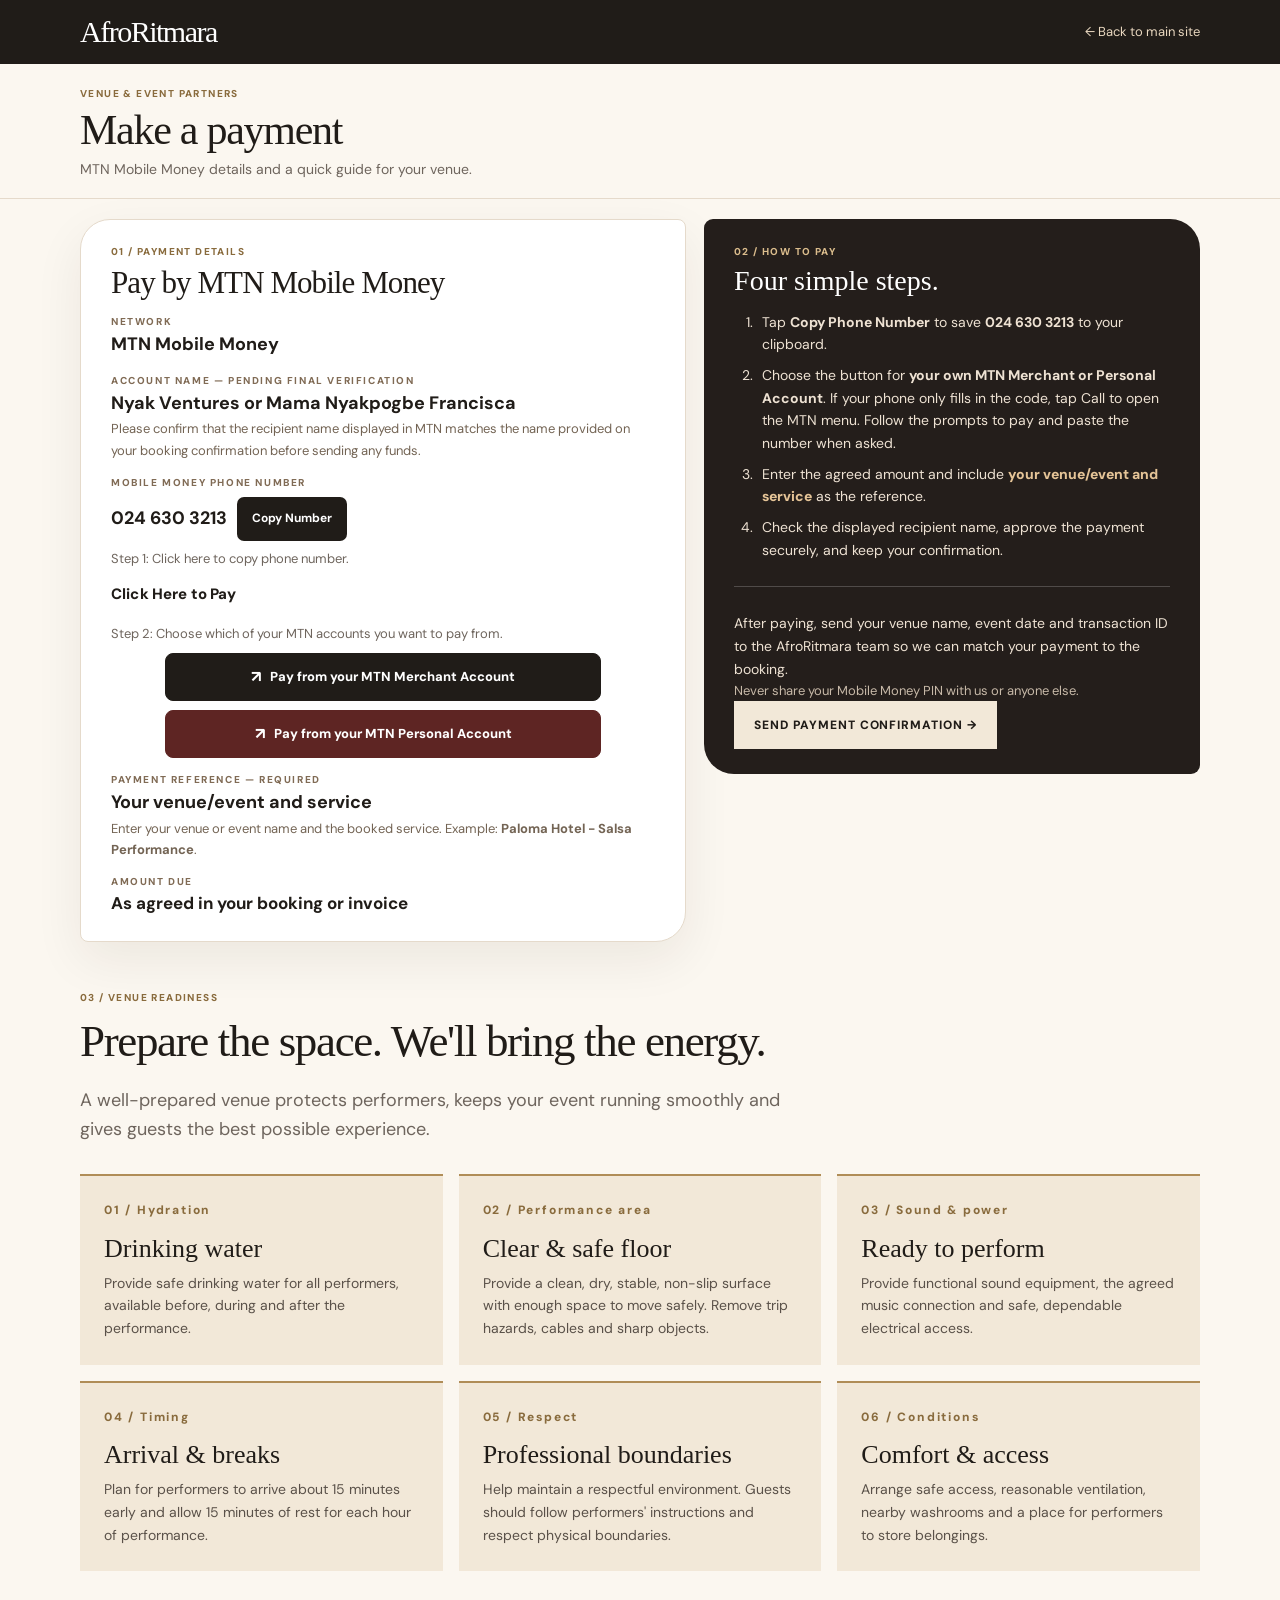
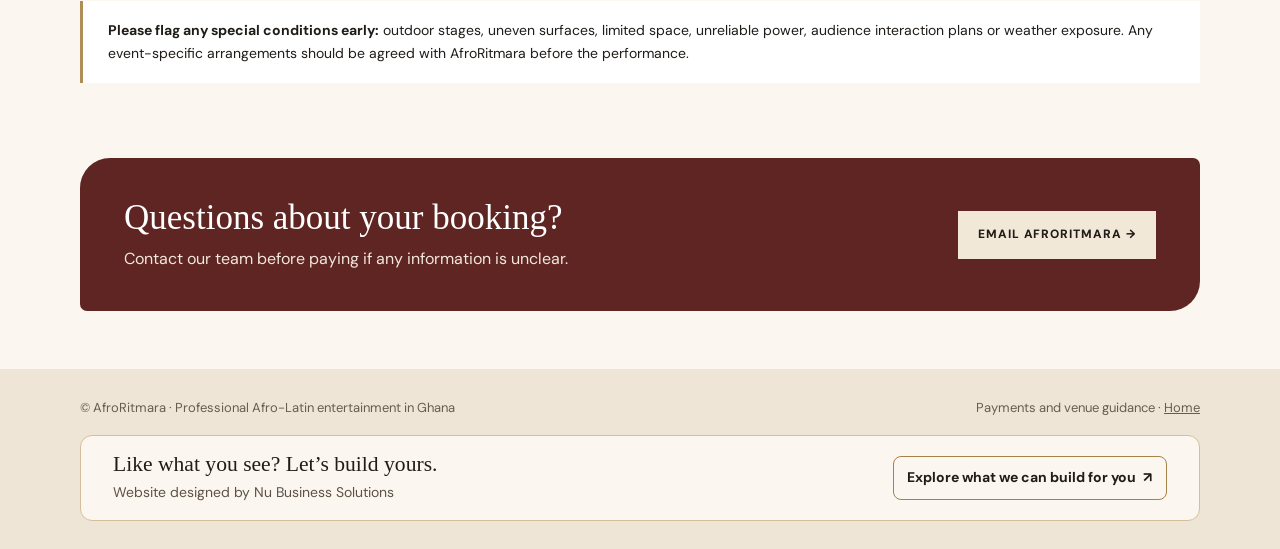
<file: payment.html>
<!doctype html>
<html lang="en">
<head>
<meta charset="utf-8"><meta name="viewport" content="width=device-width, initial-scale=1">
<title>Venue Partner Payments & Guide | AfroRitmara</title>
<meta name="description" content="AfroRitmara venue partner payment instructions, MTN Mobile Money details and performance venue preparation guide.">
<meta name="robots" content="noindex,follow">
<link rel="preconnect" href="https://fonts.googleapis.com"><link rel="preconnect" href="https://fonts.gstatic.com" crossorigin>
<link href="https://fonts.googleapis.com/css2?family=DM+Sans:wght@400;500;600;700;800&display=swap" rel="stylesheet">
<link rel="stylesheet" href="styles.css">
<style>
:root{--ink:#201c18;--ivory:#fbf7f0;--champagne:#f2e8d8;--sand:#dfceb5;--gold:#b08d57;--wine:#5e2523;--muted:#6e655d}
*{box-sizing:border-box}html{scroll-behavior:smooth}body{margin:0;background:var(--ivory);color:var(--ink);font-family:'DM Sans',Arial,sans-serif;line-height:1.62;padding-bottom:0}a{color:inherit}.vp-wrap{width:min(1120px,90vw);margin:auto}.vp-header{background:var(--ink);color:#fff}.vp-nav{min-height:88px;display:flex;justify-content:space-between;align-items:center;gap:20px}.vp-brand{font:38px Georgia,serif;text-decoration:none;letter-spacing:-1.5px}.vp-nav a:last-child{font-size:13px;text-decoration:none;color:#e8d7bf}.vp-hero{padding:82px 0 72px;position:relative;overflow:hidden;background:linear-gradient(120deg,#fbf7f0 50%,#eee0cc)}.vp-kicker{text-transform:uppercase;letter-spacing:.22em;color:#896b3d;font-size:12px;font-weight:800}.vp-hero h1{font:normal clamp(48px,7vw,88px)/.99 Georgia,serif;letter-spacing:-.045em;max-width:800px;margin:15px 0 22px}.vp-hero p{max-width:670px;font-size:clamp(17px,2vw,21px);color:var(--muted)}.vp-pill{display:inline-block;border:1px solid #ccbb9f;border-radius:99px;padding:7px 15px;font-size:12px;margin-top:18px;color:#654c31}.vp-main{padding:65px 0 90px}.vp-grid{display:grid;grid-template-columns:1.1fr .9fr;gap:36px;align-items:start}.vp-card{background:#fff;border:1px solid #e5dacb;border-radius:30px 8px 30px 8px;padding:clamp(26px,4vw,45px);box-shadow:0 18px 50px #2b1f1312}.vp-card h2,.vp-section h2{font:normal clamp(31px,4vw,45px)/1.1 Georgia,serif;letter-spacing:-.03em;margin:10px 0 20px}.vp-label{color:#806b55;font-size:11px;letter-spacing:.16em;text-transform:uppercase;font-weight:800;margin-top:24px}.vp-value{font-weight:700;font-size:22px;overflow-wrap:anywhere}.vp-note{font-size:13px;color:#736454}.vp-warning{background:#fff6e9;border:1px solid #dbbe92;padding:12px 15px;border-radius:9px;color:#76552a;font-size:13px;margin:13px 0}.vp-copybox{display:flex;align-items:center;justify-content:space-between;gap:12px;background:#f7efe4;border:1px solid #d9c8b2;padding:13px 14px;border-radius:10px;margin-top:9px}.vp-copybox strong{font-size:18px}.vp-copy{background:#201c18;color:white;border:none;padding:10px 15px;border-radius:7px;font-size:12px;font-weight:700;cursor:pointer}.vp-side{background:#241e1b;color:#fff;border-radius:9px 30px 9px 30px;padding:clamp(28px,4vw,43px)}.vp-side h2{font:normal 38px/1.1 Georgia,serif;margin:8px 0 22px}.vp-side p,.vp-side li{color:#eee2d3}.vp-side li{margin:0 0 13px;padding-left:5px}.vp-side ol{padding-left:23px}.vp-emphasis{font-weight:800;color:#e5c497}.vp-divider{border-top:1px solid #ffffff33;margin:25px 0}.vp-btn{display:inline-flex;min-height:48px;padding:12px 20px;justify-content:center;align-items:center;background:#f2e8d8;color:#201c18;text-decoration:none;font-size:12px;letter-spacing:.08em;text-transform:uppercase;font-weight:800}.vp-section{padding-top:78px}.vp-section>p{max-width:720px;color:var(--muted);font-size:18px}.vp-guides{display:grid;grid-template-columns:repeat(3,1fr);gap:16px;margin-top:30px}.vp-guide{border-top:2px solid #b08d57;background:#f2e8d8;padding:25px 24px;min-height:185px}.vp-guide .num{font-size:12px;color:#896b3d;font-weight:800;letter-spacing:.15em}.vp-guide h3{font:normal 26px Georgia,serif;margin:13px 0 8px}.vp-guide p{font-size:14px;color:#5a5149;margin:0}.vp-footnote{background:#fff;border-left:3px solid var(--gold);padding:18px 25px;margin-top:30px;font-size:14px}.vp-close{margin-top:75px;background:#5e2523;color:#fff;padding:40px 44px;border-radius:30px 7px 30px 7px;display:flex;align-items:center;justify-content:space-between;gap:28px}.vp-close h2{font:normal 35px Georgia,serif;margin:0 0 8px}.vp-close p{margin:0;color:#f3e8de}.vp-footer{background:#efe5d7;padding:28px 0;font-size:13px;color:#675c50}.vp-footer .vp-wrap{display:flex;justify-content:space-between;flex-wrap:wrap;gap:15px}button:focus-visible,a:focus-visible{outline:3px solid #b08d57;outline-offset:4px}
@media(max-width:820px){.vp-grid{grid-template-columns:1fr}.vp-guides{grid-template-columns:repeat(2,1fr)}.vp-close{display:block}.vp-close .vp-btn{margin-top:22px}}@media(max-width:540px){.vp-nav{min-height:70px}.vp-brand{font-size:29px}.vp-hero{padding:62px 0}.vp-guides{grid-template-columns:1fr}.vp-card,.vp-side{padding:25px}.vp-copybox strong{font-size:16px}.vp-close{padding:28px}}
/* Payment-first compact layout: payment details visible immediately */
.vp-nav{min-height:64px}.vp-brand{font-size:30px}
.vp-hero{padding:22px 0 18px;background:var(--ivory);border-bottom:1px solid #e5dacb}
.vp-hero h1{font-size:clamp(28px,3.5vw,42px);line-height:1.12;letter-spacing:-.03em;margin:5px 0}
.vp-hero p{font-size:14px;line-height:1.45;margin:4px 0 0}
.vp-kicker{font-size:10px;letter-spacing:.14em}
.vp-main{padding:20px 0 58px}
.vp-grid{gap:18px}
.vp-card{padding:24px 30px}
.vp-card h2{font-size:clamp(24px,2.6vw,31px);margin:6px 0 12px}
.vp-label{margin-top:14px;font-size:10px}
.vp-value{font-size:18px}
.vp-copybox{margin-top:6px;padding:9px 12px}
.vp-side{padding:25px 30px}
.vp-side h2{font-size:28px;margin:6px 0 14px}
.vp-side li{margin-bottom:8px;font-size:14px}
.vp-side p{font-size:14px}
.vp-section{padding-top:48px}
@media(max-width:540px){.vp-nav{min-height:57px}.vp-brand{font-size:26px}.vp-nav a:last-child{font-size:11px}.vp-hero{padding:15px 0 13px}.vp-hero h1{font-size:30px}.vp-hero p{font-size:13px}.vp-main{padding-top:12px}.vp-card,.vp-side{padding:18px}.vp-card h2{font-size:24px;margin-bottom:8px}.vp-label{margin-top:12px}.vp-copybox strong{font-size:18px}.vp-side{margin-top:0}}

/* Compact two-step payment actions */
.vp-phone-row{display:flex;align-items:center;justify-content:flex-start;gap:10px;flex-wrap:wrap;margin-top:6px}
.vp-phone-row .vp-value{margin:0}
.vp-step-note{font-size:13px;color:var(--muted);margin:7px 0 0}
.vp-phone-row .vp-copy{min-height:44px;white-space:nowrap}
/* Payment actions only */
.vp-pay-actions{display:grid;gap:9px;margin-top:13px}
.vp-pay-actions-title{font-weight:800;font-size:15px;letter-spacing:.01em;margin-bottom:1px}
.vp-pay-action{appearance:none;display:flex;align-items:center;justify-content:center;width:80%;margin-inline:auto;min-height:48px;padding:12px 15px;background:var(--ink);border:1px solid var(--ink);border-radius:8px;color:#fff;text-align:center;text-decoration:none;font:800 13px/1.35 'DM Sans',Arial,sans-serif;cursor:pointer}
.vp-pay-action:nth-of-type(2){background:var(--wine);border-color:var(--wine)}
.vp-pay-copy{background:var(--champagne);border-color:var(--sand);color:var(--ink)}
.vp-pay-action:hover{filter:brightness(1.12);transform:translateY(-1px)}
.vp-pay-action:focus-visible,.vp-copy:focus-visible{outline:3px solid var(--gold);outline-offset:3px}
.vp-pay-action::before{content:"↗";font-size:16px;margin-right:9px}
.vp-sr-only{position:absolute;width:1px;height:1px;padding:0;margin:-1px;overflow:hidden;clip:rect(0,0,0,0);white-space:nowrap;border:0}
</style>
</head>
<body>
<header class="vp-header"><div class="vp-wrap vp-nav"><a class="vp-brand" href="index.html">AfroRitmara</a><a href="index.html">← Back to main site</a></div></header>
<section class="vp-hero"><div class="vp-wrap"><div class="vp-kicker">Venue & event partners</div><h1>Make a payment</h1><p>MTN Mobile Money details and a quick guide for your venue.</p></div></section>
<main class="vp-wrap vp-main">
<div class="vp-grid">
<section class="vp-card" aria-labelledby="payment-title"><div class="vp-kicker">01 / Payment details</div><h2 id="payment-title">Pay by MTN Mobile Money</h2>
<div class="vp-label">Network</div><div class="vp-value">MTN Mobile Money</div>
<div class="vp-label">Account name — pending final verification</div><div class="vp-value">Nyak Ventures or Mama Nyakpogbe Francisca</div><p class="vp-note">Please confirm that the recipient name displayed in MTN matches the name provided on your booking confirmation before sending any funds.</p>
<div class="vp-label">Mobile Money phone number</div>
<div class="vp-phone-row"><div class="vp-value" id="payment-phone">024 630 3213</div><button class="vp-copy" type="button" id="copy-phone">Copy Number</button></div>
<p class="vp-step-note">Step 1: Click here to copy phone number.</p>
<div class="vp-pay-actions" aria-label="Payment actions">
  <div class="vp-pay-actions-title">Click Here to Pay</div>
  <div class="vp-step-note">Step 2: Choose which of your MTN accounts you want to pay from.</div>
  <a class="vp-pay-action" href="tel:*171%23">Pay from your MTN Merchant Account</a>
  <a class="vp-pay-action" href="tel:*170%23">Pay from your MTN Personal Account</a>
  <span id="copy-status" class="vp-sr-only" role="status" aria-live="polite"></span>
</div>
<div class="vp-label">Payment reference — required</div><div class="vp-value" style="font-size:18px">Your venue/event and service</div>
<p class="vp-note">Enter your venue or event name and the booked service. Example: <strong>Paloma Hotel - Salsa Performance</strong>.</p>
<div class="vp-label">Amount due</div><div class="vp-value" style="font-size:17px">As agreed in your booking or invoice</div>
</section>
<aside class="vp-side" aria-labelledby="steps-title"><div class="vp-kicker" style="color:#dbbd8d">02 / How to pay</div><h2 id="steps-title">Four simple steps.</h2><ol><li>Tap <strong>Copy Phone Number</strong> to save <strong>024 630 3213</strong> to your clipboard.</li><li>Choose the button for <strong>your own MTN Merchant or Personal Account</strong>. If your phone only fills in the code, tap Call to open the MTN menu. Follow the prompts to pay and paste the number when asked.</li><li>Enter the agreed amount and include <span class="vp-emphasis">your venue/event and service</span> as the reference.</li><li>Check the displayed recipient name, approve the payment securely, and keep your confirmation.</li></ol><div class="vp-divider"></div><p>After paying, send your venue name, event date and transaction ID to the AfroRitmara team so we can match your payment to the booking.</p><p style="font-size:13px;color:#c7b9a8">Never share your Mobile Money PIN with us or anyone else.</p><a class="vp-btn" href="mailto:booking@afroritmara.com?subject=AfroRitmara%20Payment%20Confirmation">Send payment confirmation →</a></aside>
</div>
<section class="vp-section" aria-labelledby="prep-title"><div class="vp-kicker">03 / Venue readiness</div><h2 id="prep-title">Prepare the space. We'll bring the energy.</h2><p>A well-prepared venue protects performers, keeps your event running smoothly and gives guests the best possible experience.</p>
<div class="vp-guides">
<div class="vp-guide"><div class="num">01 / Hydration</div><h3>Drinking water</h3><p>Provide safe drinking water for all performers, available before, during and after the performance.</p></div>
<div class="vp-guide"><div class="num">02 / Performance area</div><h3>Clear & safe floor</h3><p>Provide a clean, dry, stable, non-slip surface with enough space to move safely. Remove trip hazards, cables and sharp objects.</p></div>
<div class="vp-guide"><div class="num">03 / Sound & power</div><h3>Ready to perform</h3><p>Provide functional sound equipment, the agreed music connection and safe, dependable electrical access.</p></div>
<div class="vp-guide"><div class="num">04 / Timing</div><h3>Arrival & breaks</h3><p>Plan for performers to arrive about 15 minutes early and allow 15 minutes of rest for each hour of performance.</p></div>
<div class="vp-guide"><div class="num">05 / Respect</div><h3>Professional boundaries</h3><p>Help maintain a respectful environment. Guests should follow performers' instructions and respect physical boundaries.</p></div>
<div class="vp-guide"><div class="num">06 / Conditions</div><h3>Comfort & access</h3><p>Arrange safe access, reasonable ventilation, nearby washrooms and a place for performers to store belongings.</p></div>
</div>
<div class="vp-footnote"><strong>Please flag any special conditions early:</strong> outdoor stages, uneven surfaces, limited space, unreliable power, audience interaction plans or weather exposure. Any event-specific arrangements should be agreed with AfroRitmara before the performance.</div>
</section>
<section class="vp-close"><div><h2>Questions about your booking?</h2><p>Contact our team before paying if any information is unclear.</p></div><a class="vp-btn" href="mailto:booking@afroritmara.com?subject=Venue%20Partner%20Question">Email AfroRitmara →</a></section>
</main>
<footer class="vp-footer"><div class="vp-wrap"><span>© AfroRitmara · Professional Afro-Latin entertainment in Ghana</span><span>Payments and venue guidance · <a href="index.html">Home</a></span></div>
  <div class="website-credit">
    <div class="website-credit-copy">
      <strong>Like what you see? Let’s build yours.</strong>
      <span>Website designed by Nu Business Solutions</span>
    </div>
    <a href="https://nubusinesssolutions.com/web-development/">
      Explore what we can build for you <span aria-hidden="true">↗</span>
    </a>
  </div>
</footer>
<script>
(function(){
  const button=document.getElementById('copy-phone');
  const status=document.getElementById('copy-status');
  let resetTimer;
  async function copyNumber(value){
    if(navigator.clipboard && window.isSecureContext){
      try{await navigator.clipboard.writeText(value);return true}catch(e){}
    }
    const field=document.createElement('textarea');
    field.value=value;field.setAttribute('readonly','');
    field.style.cssText='position:fixed;top:0;left:-9999px;opacity:0';
    document.body.appendChild(field);field.focus();field.select();
    let success=false;
    try{success=document.execCommand('copy')}catch(e){}
    field.remove();return success;
  }
  button.addEventListener('click',async function(){
    const ok=await copyNumber('0246303213');
    clearTimeout(resetTimer);
    button.textContent=ok?'✓ Number Copied!':'Copy failed — select number above';
    status.textContent=ok?'Phone number copied.':'Could not copy phone number.';
    resetTimer=setTimeout(function(){button.textContent='Copy Number';status.textContent=''},2200);
  });
})();
</script>
</body></html>
</file>
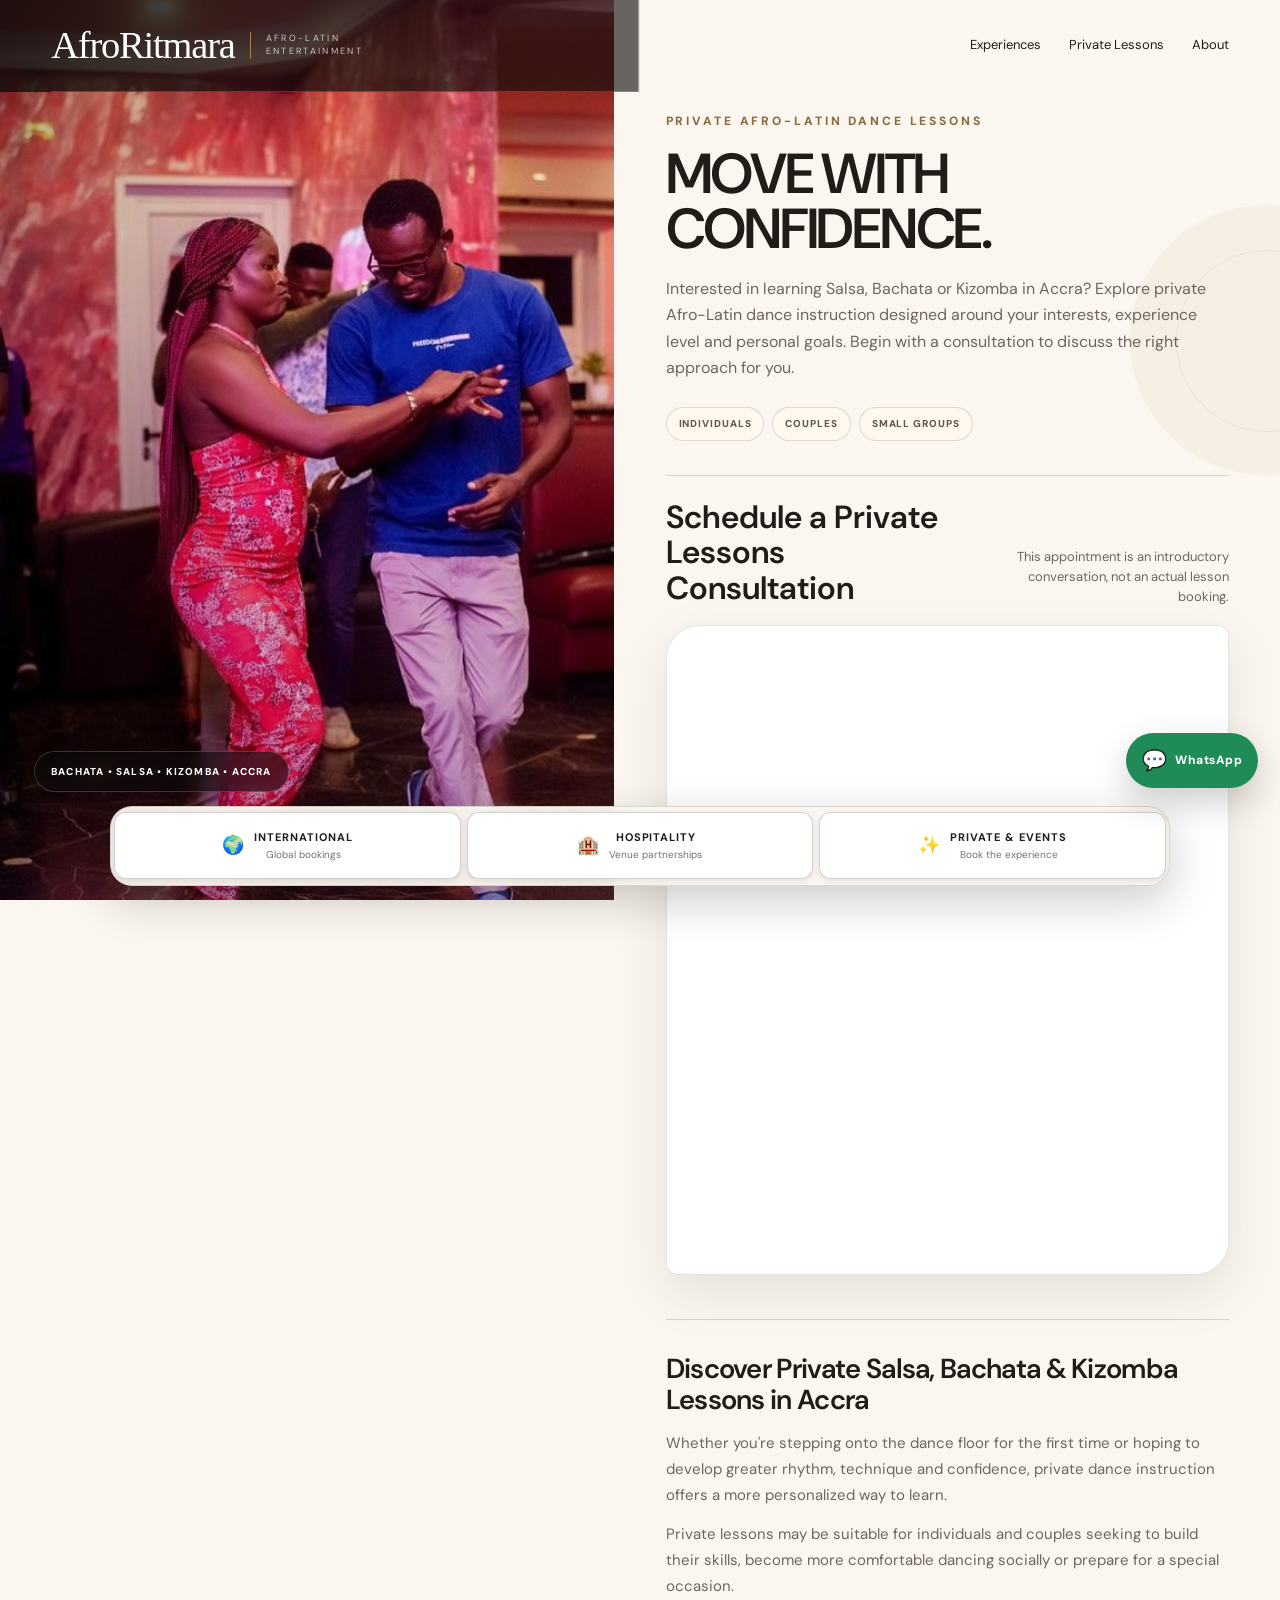
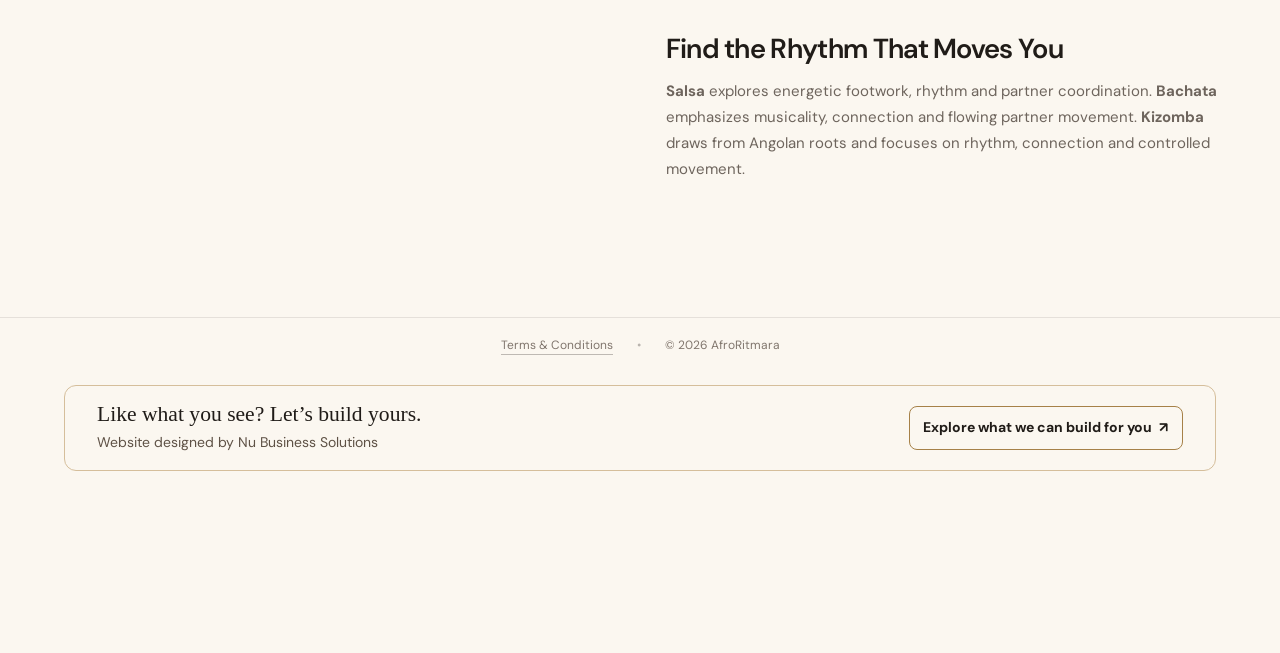
<file: private-lessons.html>
<!doctype html>
<html lang="en">
<head>
<meta charset="utf-8">
<meta name="viewport" content="width=device-width,initial-scale=1">
<title>Private Salsa & Bachata Lessons Accra | AfroRitmara</title>
<meta name="description" content="Explore private Salsa, Bachata and Kizomba dance lessons in Accra, Ghana. Schedule a consultation about your goals and lesson options.">

<link rel="canonical" href="https://afroritmara.com/private-lessons.html">
<meta property="og:type" content="website">
<meta property="og:title" content="Private Salsa & Bachata Lessons Accra | AfroRitmara">
<meta property="og:description" content="Explore private Salsa, Bachata and Kizomba dance lessons in Accra, Ghana. Schedule a consultation about your goals and lesson options.">
<meta property="og:url" content="https://afroritmara.com/private-lessons.html">
<meta property="og:image" content="https://afroritmara.com/assets/images/AfroRitmara%20Private%20Lessons%20Bachata%2C%20salsa%2C%20Kizomba%20in%20Accra%20Ghana%20best%20affordable%20dance%20classes.jpg">
<link rel="preconnect" href="https://fonts.googleapis.com">
<link rel="preconnect" href="https://fonts.gstatic.com" crossorigin>
<link href="https://fonts.googleapis.com/css2?family=DM+Sans:wght@400;500;600;700&display=swap" rel="stylesheet">
<link rel="stylesheet" href="styles.css">
<!-- AfroRitmara Version 009 -->
</head>
<body class="inner-body">
<header class="site-header inner-header">
  <div class="container nav">
    <a class="brand" href="index.html" aria-label="AfroRitmara home"><span class="brand-name">AfroRitmara</span><span class="brand-tag">Afro-Latin<br>Entertainment</span></a>
    <button class="menu-toggle" type="button" aria-expanded="false" aria-label="Open navigation">☰</button>
    <nav class="top-links" aria-label="Primary navigation">
      <a href="index.html#experiences">Experiences</a><a href="private-lessons.html">Private Lessons</a><a href="index.html#about">About</a>
    </nav>
  </div>
</header>

<main class="inner-split">
  <section class="inner-visual" aria-label="Private dance lessons visual">
    <img src="assets/images/AfroRitmara Private Lessons Bachata, salsa, Kizomba in Accra Ghana best affordable dance classes.jpg" alt="AfroRitmara private dance lesson in Accra">
    <div class="media-caption">Bachata • Salsa • Kizomba • Accra</div>
  </section>

  <section class="inner-panel">
    <div class="inner-copy">
      <div class="eyebrow">Private Afro-Latin Dance Lessons</div>
      <h1>Move with confidence.</h1>
      <p class="lead">Interested in learning Salsa, Bachata or Kizomba in Accra? Explore private Afro-Latin dance instruction designed around your interests, experience level and personal goals. Begin with a consultation to discuss the right approach for you.</p>
      <div class="proof-pills"><span>Individuals</span><span>Couples</span><span>Small Groups</span></div>

      <section class="scheduler">
        <div class="scheduler-head">
          <h2>Schedule a Private Lessons Consultation</h2>
          <p>This appointment is an introductory conversation, not an actual lesson booking.</p>
        </div>
        <div class="calendar-embed">
          <iframe src="https://calendar.google.com/calendar/appointments/schedules/AcZssZ01lCIvQlLdk13oYRjsXAMT2G_RxFwPqcUZvuIc06Z6jTOW5Rtc2sgYzhFiRBDzcAOEqa_sQpiR?gv=true" title="Schedule a private lessons consultation" style="border:0" width="100%" height="600" frameborder="0"></iframe>
        </div>
      </section>
      <section class="seo-copy">
        <h2>Discover Private Salsa, Bachata & Kizomba Lessons in Accra</h2>
        <p>Whether you're stepping onto the dance floor for the first time or hoping to develop greater rhythm, technique and confidence, private dance instruction offers a more personalized way to learn.</p>
        <p>Private lessons may be suitable for individuals and couples seeking to build their skills, become more comfortable dancing socially or prepare for a special occasion.</p>
        <h2>Find the Rhythm That Moves You</h2>
        <p><strong>Salsa</strong> explores energetic footwork, rhythm and partner coordination. <strong>Bachata</strong> emphasizes musicality, connection and flowing partner movement. <strong>Kizomba</strong> draws from Angolan roots and focuses on rhythm, connection and controlled movement.</p>
      </section>

    </div>
  </section>
</main>
<footer class="inner-legal-footer"><a href="terms/index.html">Terms &amp; Conditions</a><span>© 2026 AfroRitmara</span>
  <div class="website-credit">
    <div class="website-credit-copy">
      <strong>Like what you see? Let’s build yours.</strong>
      <span>Website designed by Nu Business Solutions</span>
    </div>
    <a href="https://nubusinesssolutions.com/web-development/">
      Explore what we can build for you <span aria-hidden="true">↗</span>
    </a>
  </div>
</footer>

<nav class="fixed-booking-nav" aria-label="Booking pathways">
<a href="international.html"><span class="nav-icon">🌍</span><span><strong>International</strong><small>Global bookings</small></span></a>
<a href="hospitality.html"><span class="nav-icon">🏨</span><span><strong>Hospitality</strong><small>Venue partnerships</small></span></a>
<a href="events.html"><span class="nav-icon">✨</span><span><strong>Private & Events</strong><small>Book the experience</small></span></a>
</nav>
<a class="whatsapp-float" href="https://wa.me/233544036021?text=Hi%20Kojo%21%20I%20was%20just%20on%20AfroRitmara.com%2C%20and%20I%27m%20really%20excited%20to%20discuss%20private%20dance%20lessons%20with%20you%21%20%F0%9F%92%83%F0%9F%8F%BF%F0%9F%95%BA%F0%9F%8F%BF%0A%0AHere%20are%20a%20few%20details%3A%0A%0AName%3A%0APhone%20number%3A%0AEvent%20type%3A%0ACountry%3A%0APreferred%20date%3A" target="_blank" rel="noopener" aria-label="Message AfroRitmara on WhatsApp"><span>💬</span><span class="wa-label">WhatsApp</span></a>
<script src="script.js"></script>
</body>
</html>
</file>
<file: styles.css>
:root{
  --ink:#201c18;
  --black:#0d0b0a;
  --charcoal:#191512;
  --ivory:#fbf7f0;
  --champagne:#f2e8d8;
  --sand:#dfceb5;
  --gold:#b08d57;
  --gold-dark:#896b3d;
  --wine:#5e2523;
  --white:#fff;
  --muted:#6e655d;
  --line:rgba(32,28,24,.16);
  --shadow:0 22px 60px rgba(43,31,19,.14);
  --max:1380px;
}
*{box-sizing:border-box;margin:0;padding:0}
html{scroll-behavior:smooth;background:var(--ivory)}
body{font-family:"DM Sans",Arial,Helvetica,sans-serif;background:var(--ivory);color:var(--ink);line-height:1.55;padding-bottom:86px;overflow-x:hidden}
a{color:inherit}
img,video{display:block;max-width:100%}
button,input,select,textarea{font:inherit}
.container{width:min(var(--max),92vw);margin-inline:auto}
.serif{font-family:Georgia,"Times New Roman",serif}
.eyebrow{font-size:12px;font-weight:800;text-transform:uppercase;letter-spacing:.24em;color:var(--gold-dark)}
.section-title{font-family:Georgia,"Times New Roman",serif;font-weight:500;letter-spacing:-.035em;line-height:.98;font-size:clamp(40px,4.5vw,68px)}
.section-copy{font-size:clamp(17px,1.4vw,21px);color:var(--muted);max-width:670px;line-height:1.72}
.btn{display:inline-flex;align-items:center;justify-content:center;min-height:56px;padding:0 26px;text-decoration:none;text-transform:uppercase;letter-spacing:.1em;font-size:12px;font-weight:800;border:1px solid transparent;transition:.22s ease}
.btn-dark{background:var(--ink);color:var(--white)}
.btn-dark:hover{background:var(--wine);transform:translateY(-2px)}
.btn-light{background:var(--ivory);color:var(--ink)}
.btn-outline{border-color:rgba(255,255,255,.48);color:#fff}

/* HEADER */
.site-header{position:absolute;left:0;right:0;top:0;z-index:40;color:#fff}
.nav{height:92px;display:flex;align-items:center;justify-content:space-between;border-bottom:1px solid rgba(255,255,255,.22);gap:28px}
.brand{display:flex;align-items:center;gap:15px;text-decoration:none;min-width:0}
.brand-name{font-family:Georgia,"Times New Roman",serif;font-size:clamp(28px,3vw,45px);letter-spacing:-.03em;white-space:nowrap}
.brand-tag{border-left:1px solid rgba(176,141,87,.9);padding-left:15px;font-size:9px;line-height:1.45;letter-spacing:.26em;text-transform:uppercase;color:rgba(255,255,255,.72)}
.top-links{display:flex;align-items:center;gap:28px}
.top-links a{font-size:13px;text-decoration:none;color:rgba(255,255,255,.9);position:relative;padding:10px 0}
.top-links a::after{content:"";position:absolute;left:0;right:100%;bottom:4px;height:1px;background:var(--sand);transition:right .2s ease}
.top-links a:hover::after,.top-links a:focus-visible::after{right:0}
.menu-toggle{display:none;background:rgba(255,255,255,.1);border:1px solid rgba(255,255,255,.25);color:#fff;width:46px;height:46px;border-radius:50%;font-size:22px}

/* HERO */
.hero{min-height:100vh;position:relative;display:flex;align-items:center;color:#fff;background:url("assets/images/hero-dip.png") center/cover no-repeat;isolation:isolate}
.hero::before{content:"";position:absolute;inset:0;z-index:-2;background:linear-gradient(90deg,rgba(7,6,5,.93) 0%,rgba(7,6,5,.83) 25%,rgba(7,6,5,.56) 44%,rgba(7,6,5,.14) 69%,rgba(7,6,5,.28) 100%)}
.hero::after{content:"";position:absolute;inset:0;z-index:-1;background:linear-gradient(180deg,rgba(0,0,0,.22),transparent 43%,rgba(0,0,0,.45))}
.hero-copy{padding-top:92px;max-width:735px}
.hero .eyebrow{color:#efe1c8;margin-bottom:23px}
.hero h1{font-family:Georgia,"Times New Roman",serif;font-size:clamp(60px,7.2vw,118px);font-weight:500;line-height:.89;letter-spacing:-.052em;text-transform:uppercase}
.hero p{font-size:clamp(18px,1.7vw,27px);max-width:635px;margin:30px 0 34px;color:rgba(255,255,255,.94)}
.hero-actions{display:flex;gap:14px;flex-wrap:wrap}

/* HOME INTRO */
.home-intro{position:relative;background:var(--ivory);padding:112px 0 72px;overflow:hidden}
.home-intro::before{content:"";position:absolute;width:390px;height:390px;border-radius:50%;background:rgba(176,141,87,.08);right:-150px;top:-120px}
.home-intro-grid{display:grid;grid-template-columns:.8fr 1.2fr;gap:90px;align-items:end}
.adinkra-watermark{position:absolute;width:220px;height:220px;right:7vw;bottom:-55px;opacity:.035;filter:sepia(1);pointer-events:none}

/* EXPERIENCE FLOW */
.experience{padding:78px 0 105px;position:relative;overflow:hidden}
.experience-grid{display:grid;grid-template-columns:1.03fr .97fr;align-items:center;gap:78px}
.experience:nth-of-type(even) .experience-grid{grid-template-columns:.97fr 1.03fr}
.experience:nth-of-type(even) .media-wrap{order:2}
.experience.light{background:var(--ivory)}
.experience.sand{background:var(--champagne)}
.experience.dark{background:var(--charcoal);color:#fff}
.experience.dark .section-copy{color:rgba(255,255,255,.72)}
.experience.dark .eyebrow{color:#d7bd91}
.experience-copy{position:relative;z-index:2}
.experience-copy h2{margin:10px 0 24px}
.experience-copy p{margin-bottom:28px}
.media-wrap{position:relative;min-width:0}
.media-frame{position:relative;aspect-ratio:16/9;overflow:hidden;border-radius:56px 10px 56px 10px;background:#111;box-shadow:var(--shadow)}
.media-frame.curve-alt{border-radius:10px 56px 10px 56px}
.media-frame img,.media-frame video{width:100%;height:100%;object-fit:cover}
.media-frame .portrait-video{object-fit:contain;background:#0d0b0a}
.media-frame::after{content:"";position:absolute;inset:0;pointer-events:none;box-shadow:inset 0 0 0 1px rgba(255,255,255,.13)}
.video-play-button{position:absolute;top:50%;left:50%;z-index:5;display:grid;place-items:center;width:84px;height:84px;padding:0;transform:translate(-50%,-50%);border:2px solid #fff;border-radius:50%;background:rgba(13,11,10,.76);box-shadow:0 0 0 8px rgba(255,255,255,.18),0 14px 36px rgba(0,0,0,.35);cursor:pointer;transition:background .2s,transform .2s,opacity .2s}
.video-play-button span{display:block;width:0;height:0;margin-left:6px;border-top:15px solid transparent;border-bottom:15px solid transparent;border-left:23px solid #fff}
.video-play-button:hover,.video-play-button:focus-visible{background:var(--gold-dark);transform:translate(-50%,-50%) scale(1.08)}
.video-play-button:focus-visible{outline:3px solid #fff;outline-offset:8px}
.is-playing .video-play-button{opacity:0;pointer-events:none}
.watch-label{position:absolute;left:28px;bottom:25px;z-index:4;display:inline-flex;align-items:center;gap:12px;background:rgba(251,247,240,.94);color:var(--ink);padding:13px 17px;border-radius:999px;text-transform:uppercase;letter-spacing:.11em;font-size:11px;font-weight:800;box-shadow:0 10px 35px rgba(0,0,0,.18)}
.play-dot{display:grid;place-items:center;width:30px;height:30px;border-radius:50%;background:var(--ink);color:#fff;font-size:10px}
.video-note{font-size:12px;color:var(--muted);margin-top:12px}
.dark .video-note{color:rgba(255,255,255,.55)}


/* DARK QUOTE */
.brand-pause{position:relative;background:var(--charcoal);color:#fff;padding:118px 0;overflow:hidden}
.brand-pause blockquote{font-family:Georgia,"Times New Roman",serif;font-size:clamp(36px,4.8vw,74px);line-height:1.05;max-width:1040px;font-weight:500;letter-spacing:-.03em}
.brand-pause blockquote em{color:#d7bd91;font-style:normal}
.brand-pause .adinkra-watermark{opacity:.055;filter:invert(1);right:8vw;bottom:-45px}

/* FOOTER */
.site-footer{background:#efe5d7;padding:68px 0 118px;color:var(--ink)}
.footer-grid{display:grid;grid-template-columns:1.8fr 1fr 1fr;gap:60px}
.footer-brand{font-family:Georgia,"Times New Roman",serif;font-size:38px;margin-bottom:12px}
.footer-grid p{color:var(--muted);max-width:430px}
.footer-grid h4{font-size:10px;text-transform:uppercase;letter-spacing:.16em;color:var(--gold-dark);margin-bottom:14px}
.footer-grid a{display:block;text-decoration:none;color:#5f574f;margin:8px 0}
.footer-bottom{margin-top:54px;padding-top:22px;border-top:1px solid rgba(32,28,24,.12);display:flex;justify-content:space-between;color:#877b70;font-size:12px}

/* FIXED BOOKING DOCK */
.fixed-booking-nav{position:fixed;left:50%;bottom:14px;transform:translateX(-50%);width:min(1060px,94vw);min-height:80px;background:rgba(251,247,240,.96);backdrop-filter:blur(16px);-webkit-backdrop-filter:blur(16px);border:1px solid rgba(32,28,24,.15);border-radius:22px;box-shadow:0 15px 45px rgba(33,24,16,.22);z-index:1000;display:grid;grid-template-columns:repeat(3,1fr);overflow:hidden}
.booking-nav-label{grid-column:1/-1;display:block;text-align:center;padding:5px 8px 4px;background:rgba(176,141,87,.16);border-bottom:1px solid rgba(32,28,24,.1);color:var(--gold-dark);font-size:11px;font-weight:700;letter-spacing:.03em;line-height:1.2}
.fixed-booking-nav a{text-decoration:none;display:flex;align-items:center;justify-content:center;gap:10px;text-align:center;margin:5px 3px 6px;padding:8px 12px;border:1px solid rgba(32,28,24,.2);border-radius:12px;background:#fff;box-shadow:0 2px 7px rgba(33,24,16,.1);transition:background .2s,border-color .2s,transform .2s;color:var(--ink);cursor:pointer}
.fixed-booking-nav a:hover{background:#eadcc9;border-color:var(--gold-dark);transform:translateY(-1px)}
.fixed-booking-nav a:focus-visible{outline:2px solid var(--gold-dark);outline-offset:1px}
.fixed-booking-nav a.active{background:var(--ink);border-color:var(--ink);color:#fff}
.fixed-booking-nav strong{display:block;font-size:11px;letter-spacing:.09em;text-transform:uppercase}
.fixed-booking-nav small{display:block;font-size:10px;opacity:.62;margin-top:1px}
.fixed-booking-nav .nav-icon{font-size:18px}

/* WHATSAPP */
.whatsapp-float{position:fixed;right:22px;bottom:112px;z-index:1001;display:flex;align-items:center;gap:8px;background:#1f8b57;color:#fff;text-decoration:none;border-radius:999px;padding:12px 16px;box-shadow:0 14px 35px rgba(0,0,0,.2);font-size:12px;font-weight:800;letter-spacing:.04em}
.whatsapp-float span:first-child{font-size:20px}
.whatsapp-float:hover{transform:translateY(-2px);background:#187548}

/* INNER PAGES */
.inner-body{background:var(--ivory)}
.inner-header{position:relative;background:var(--ink);color:#fff}
.inner-header .nav{border-color:rgba(255,255,255,.16)}
.inner-main{padding:72px 0 108px}
.inner-intro{text-align:center;max-width:900px;margin:0 auto 50px}
.inner-intro .eyebrow{margin-bottom:13px}
.inner-intro h1{font-family:Georgia,"Times New Roman",serif;font-size:clamp(46px,6.4vw,92px);font-weight:500;line-height:.92;letter-spacing:-.045em;margin-bottom:20px}
.inner-intro p{font-size:19px;color:var(--muted);line-height:1.7;max-width:760px;margin:auto}
.inner-media{max-width:1120px;margin:0 auto 60px}
.inner-media .media-frame{border-radius:60px 14px 60px 14px}
.booking-section{max-width:1120px;margin:0 auto;padding-top:10px}
.booking-head{text-align:center;margin-bottom:28px}
.booking-head h2{font-family:Georgia,"Times New Roman",serif;font-size:clamp(34px,4.2vw,58px);font-weight:500;margin-bottom:10px}
.booking-head p{color:var(--muted)}
.calendar-embed{background:#fff;border:1px solid rgba(32,28,24,.12);border-radius:36px 10px 36px 10px;overflow:hidden;box-shadow:0 20px 55px rgba(43,31,19,.1)}
.calendly-inline-widget{min-width:320px;height:730px}
.calendar-embed iframe{width:100%;height:680px;border:0;background:#fff}
.inner-note{font-size:12px;color:#8a7e73;text-align:center;margin-top:18px}

/* PRIVATE LESSONS */
.lesson-media img{width:100%;height:100%;object-fit:cover;object-position:center 42%}

/* RESPONSIVE */
@media(max-width:980px){
  body{padding-bottom:78px}
  .top-links{position:absolute;top:82px;left:4vw;right:4vw;background:rgba(18,15,13,.97);border:1px solid rgba(255,255,255,.15);border-radius:20px;padding:16px;display:none;flex-direction:column;align-items:stretch;gap:4px;box-shadow:0 18px 50px rgba(0,0,0,.25)}
  .top-links.open{display:flex}
  .top-links a{padding:13px 10px}
  .menu-toggle{display:block}
  .brand-tag{display:none}
  .hero{min-height:88vh;background-position:61% center;align-items:flex-end}
  .hero::before{background:linear-gradient(180deg,rgba(0,0,0,.14) 0%,rgba(0,0,0,.18) 28%,rgba(0,0,0,.64) 62%,rgba(0,0,0,.92) 100%)}
  .hero-copy{padding:125px 0 102px;max-width:720px}
  .home-intro-grid{grid-template-columns:1fr;gap:32px}
  .experience-grid,.experience:nth-of-type(even) .experience-grid{grid-template-columns:1fr;gap:38px}
  .experience:nth-of-type(even) .media-wrap{order:0}
  .media-frame{border-radius:38px 10px 38px 10px}
  .video-play-button{width:68px;height:68px}
  .video-play-button span{border-top-width:12px;border-bottom-width:12px;border-left-width:19px}
  .footer-grid{grid-template-columns:1fr 1fr}
}
@media(max-width:640px){
  body{padding-bottom:96px}
  .nav{height:78px}
  .brand-name{font-size:30px}
  .hero h1{font-size:clamp(47px,13vw,66px)}
  .hero p{font-size:17px}
  .hero-actions .btn{width:100%}
  .home-intro{padding-top:82px}
  .experience{padding:62px 0 76px}
  .experience-grid{gap:28px}
  .section-title{font-size:clamp(40px,12vw,58px)}
  .watch-label{left:16px;bottom:16px;padding:10px 13px;font-size:9px}
  .brand-pause{padding:82px 0}
  .footer-grid{grid-template-columns:1fr;gap:32px}
  .footer-bottom{flex-direction:column;gap:8px}
  .fixed-booking-nav{bottom:8px;width:96vw;border-radius:18px;min-height:74px}
  .booking-nav-label{font-size:10px;padding:4px 8px 3px}
  .fixed-booking-nav a{gap:4px;margin:4px 2px 5px;padding:6px 3px;border-radius:10px}
  .fixed-booking-nav .nav-icon{font-size:15px}
  .fixed-booking-nav strong{font-size:9px;letter-spacing:.035em}
  .fixed-booking-nav small{display:none}
  .whatsapp-float{right:14px;bottom:98px;padding:11px;width:48px;height:48px;justify-content:center}
  .whatsapp-float .wa-label{display:none}
  .inner-main{padding:52px 0 90px}
  .inner-intro{text-align:left;margin-bottom:34px}
  .inner-intro p{font-size:17px}
  .inner-media{margin-bottom:42px}
  .inner-media .media-frame{border-radius:34px 8px 34px 8px}
  .calendly-inline-widget{height:760px}
  .calendar-embed iframe{height:650px}
}

/* =========================================================
   INNER PAGE SPLIT LAYOUT — preserved from original concept
   Left: one central image/video. Right: heading, copy, scheduler.
   Light canvas dominates; charcoal is an accent, not the page background.
   ========================================================= */
.inner-body{background:var(--ivory);color:var(--ink)}
.inner-header{
  position:absolute;
  background:linear-gradient(90deg,rgba(14,12,10,.78) 0%,rgba(14,12,10,.62) 49.8%,rgba(251,247,240,.96) 50%,rgba(251,247,240,.96) 100%);
  color:#fff;
  z-index:50;
}
.inner-header .nav{border-color:rgba(255,255,255,.18)}
.inner-header .top-links a{color:var(--ink)}
.inner-header .top-links a::after{background:var(--gold-dark)}
.inner-split{display:grid;grid-template-columns:48% 52%;min-height:100vh;background:var(--ivory)}
.inner-visual{position:sticky;top:0;height:100vh;overflow:hidden;background:var(--charcoal)}
.inner-visual::after{content:"";position:absolute;inset:0;pointer-events:none;background:linear-gradient(90deg,rgba(0,0,0,.24),transparent 45%),linear-gradient(180deg,rgba(0,0,0,.12),transparent 35%,rgba(0,0,0,.22))}
.inner-visual img,.inner-visual video{width:100%;height:100%;object-fit:cover}
.inner-visual video{background:#0d0b0a}
.inner-visual .portrait-video{object-fit:cover}
.inner-visual .media-caption{position:absolute;left:34px;bottom:108px;z-index:3;color:#fff;background:rgba(13,11,10,.60);backdrop-filter:blur(9px);-webkit-backdrop-filter:blur(9px);border:1px solid rgba(255,255,255,.18);padding:12px 16px;border-radius:999px;font-size:10px;font-weight:800;letter-spacing:.12em;text-transform:uppercase}
.inner-panel{padding:112px clamp(28px,4vw,58px) 120px;background:var(--ivory);min-width:0;position:relative;overflow:hidden}
.inner-panel::before{content:"";position:absolute;width:270px;height:270px;border-radius:50%;right:-120px;top:205px;background:rgba(176,141,87,.08);pointer-events:none}
.inner-panel::after{content:"";position:absolute;width:180px;height:180px;border:1px solid rgba(176,141,87,.12);border-radius:50%;right:-78px;top:250px;pointer-events:none}
.inner-copy{position:relative;z-index:2;max-width:680px;margin:0 auto}
.inner-copy .eyebrow{margin-bottom:15px}
.inner-copy h1{font-family:"DM Sans",Arial,Helvetica,sans-serif;font-size:clamp(38px,4.4vw,64px);font-weight:600;line-height:.98;letter-spacing:-.04em;margin-bottom:20px;text-transform:uppercase}
.inner-copy .lead{font-size:clamp(16px,1.15vw,18px);line-height:1.65;color:var(--muted);max-width:650px;margin-bottom:25px}
.proof-pills{display:flex;gap:8px;flex-wrap:wrap;margin:0 0 34px}
.proof-pills span{display:inline-flex;align-items:center;min-height:34px;padding:7px 12px;border:1px solid rgba(32,28,24,.14);border-radius:999px;background:#fff8ef;color:#5f574f;font-size:10px;font-weight:800;letter-spacing:.09em;text-transform:uppercase}
.scheduler{position:relative;z-index:2;margin-top:28px}
.scheduler-head{display:flex;align-items:flex-end;justify-content:space-between;gap:20px;margin-bottom:18px;padding-top:24px;border-top:1px solid var(--line)}
.scheduler-head h2{font-family:"DM Sans",Arial,Helvetica,sans-serif;font-size:clamp(24px,2.5vw,34px);font-weight:600;line-height:1.12}
.scheduler-head p{max-width:300px;color:var(--muted);font-size:13px;line-height:1.55;text-align:right}
.calendar-embed{background:#fff;border:1px solid rgba(32,28,24,.12);border-radius:34px 12px 34px 12px;overflow:hidden;box-shadow:0 18px 52px rgba(43,31,19,.10)}
.calendly-inline-widget{min-width:320px;height:740px}
.calendar-embed iframe{width:100%;height:640px;border:0;background:#fff}
.inner-note{font-size:12px;color:#8a7e73;margin-top:15px;line-height:1.5}
.inner-minimal-footer{height:32px;background:var(--ivory)}

@media(max-width:980px){
  .inner-header{position:absolute;background:rgba(18,15,13,.88);backdrop-filter:blur(14px);-webkit-backdrop-filter:blur(14px)}
  .inner-header .top-links a{color:#fff}
  .inner-split{grid-template-columns:1fr}
  .inner-visual{position:relative;height:min(64vh,620px);min-height:460px}
  .inner-panel{padding:58px 5vw 112px}
  .inner-visual .media-caption{bottom:24px;left:5vw}
  .scheduler-head{align-items:flex-start;flex-direction:column}
  .scheduler-head p{text-align:left;max-width:520px}
}
@media(max-width:640px){
  .inner-visual{height:52vh;min-height:390px}
  .inner-panel{padding:45px 6vw 96px}
  .inner-copy h1{font-size:clamp(36px,10.5vw,52px)}
  .inner-copy .lead{font-size:17px}
  .proof-pills{margin-bottom:28px}
  .calendly-inline-widget{height:760px}
  .calendar-embed iframe{height:650px}
}


/* SEO content added without changing the core conversion layout */
.rhythm-section{background:var(--ivory);padding:96px 0 104px;border-top:1px solid var(--line)}
.rhythm-grid{display:grid;grid-template-columns:.95fr 1.05fr;gap:72px;align-items:start}
.rhythm-grid .section-title{font-size:clamp(38px,4.2vw,62px);margin-top:10px}
.future-links{margin-top:24px;color:var(--gold-dark);font-size:13px;font-weight:700;letter-spacing:.05em}
.seo-copy{margin-top:44px;padding-top:34px;border-top:1px solid var(--line);max-width:650px}
.seo-copy h2{font-family:"DM Sans",Arial,Helvetica,sans-serif;font-size:clamp(23px,2.15vw,31px);line-height:1.15;margin:0 0 14px;font-weight:600;letter-spacing:-.025em}
.seo-copy h2:not(:first-child){margin-top:34px}
.seo-copy h3{font-size:16px;line-height:1.3;margin:22px 0 6px;font-weight:700}
.seo-copy p{font-size:15px;line-height:1.72;color:var(--muted);margin-bottom:14px}
@media(max-width:980px){.rhythm-grid{grid-template-columns:1fr;gap:26px}}
@media(max-width:640px){.rhythm-section{padding:72px 0 82px}.seo-copy{margin-top:34px;padding-top:28px}.seo-copy p{font-size:15px}}


/* VERSION 008 — LEGAL / TERMS */
.site-footer .footer-bottom a,
.inner-legal-footer a,
.terms-site-footer a{
  color:inherit;
  text-decoration:none;
  border-bottom:1px solid rgba(32,28,24,.28);
}
.site-footer .footer-bottom a:hover,
.inner-legal-footer a:hover,
.terms-site-footer a:hover{color:var(--gold-dark);border-color:var(--gold-dark)}

.inner-legal-footer{
  background:var(--ivory);
  min-height:70px;
  padding:18px max(5vw,36px) 96px;
  display:flex;
  justify-content:center;
  align-items:center;
  flex-wrap:wrap;
  gap:14px 24px;
  color:#80766d;
  font-size:12px;
  border-top:1px solid rgba(32,28,24,.10);
}
.inner-legal-footer span::before{content:"•";margin-right:24px;color:rgba(32,28,24,.30)}

.terms-body{background:var(--ivory);color:var(--ink);padding-bottom:76px}
.terms-header{position:relative;background:var(--charcoal);color:#fff}
.terms-header .top-links a{color:#fff}
.terms-main{padding:72px 0 110px}
.terms-document{
  width:min(900px,88vw);
  margin:0 auto;
  background:#fffdf8;
  border:1px solid rgba(32,28,24,.10);
  border-radius:40px 12px 40px 12px;
  padding:clamp(30px,5vw,72px);
  box-shadow:0 22px 70px rgba(43,31,19,.08);
}
.terms-document h1{
  font-family:Georgia,"Times New Roman",serif;
  font-size:clamp(46px,6vw,82px);
  font-weight:500;
  letter-spacing:-.045em;
  line-height:.95;
  margin:0 0 8px;
}
.terms-document h2{
  font-family:"DM Sans",Arial,Helvetica,sans-serif;
  font-size:clamp(24px,3vw,34px);
  line-height:1.15;
  margin:0 0 26px;
  font-weight:600;
}
.terms-document h3{
  font-family:"DM Sans",Arial,Helvetica,sans-serif;
  font-size:clamp(20px,2.2vw,27px);
  line-height:1.2;
  margin:42px 0 14px;
  font-weight:650;
}
.terms-document h4{
  font-family:"DM Sans",Arial,Helvetica,sans-serif;
  font-size:17px;
  line-height:1.3;
  margin:28px 0 10px;
  font-weight:700;
}
.terms-document p,.terms-document li{
  font-size:15.5px;
  line-height:1.75;
  color:#5e564f;
}
.terms-document p{margin:0 0 14px}
.terms-document ul,.terms-document ol{padding-left:24px;margin:0 0 20px}
.terms-document li{margin:6px 0}
.terms-document hr{border:0;border-top:1px solid rgba(32,28,24,.12);margin:34px 0}
.terms-document strong{color:#2c2723}
.terms-site-footer{padding-bottom:104px}

@media(max-width:640px){
  .inner-legal-footer{padding-bottom:86px}
  .inner-legal-footer span::before{content:"";margin:0}
  .terms-main{padding:44px 0 92px}
  .terms-document{width:min(92vw,900px);padding:28px 22px;border-radius:28px 8px 28px 8px}
}

.website-credit {
  flex: 0 0 100%;
  width: min(92%, 70rem);
  margin: 1rem auto 0;
  padding: 1rem clamp(1rem, 4vw, 2rem);
  border: 1px solid #d5be9b;
  border-radius: 12px;
  background: #fbf7f0;
  color: #201c18;
  display: flex;
  align-items: center;
  justify-content: space-between;
  flex-wrap: wrap;
  gap: 1rem;
}
.website-credit-copy {
  display: grid;
  gap: .25rem;
}
.website-credit-copy strong {
  font: 1.35rem/1.2 Georgia, serif;
}
.website-credit .website-credit-copy span {
  font-size: .875rem;
  color: #5e5145;
}
.website-credit span::before {
  content: none;
}
.website-credit a {
  display: inline-flex;
  align-items: center;
  gap: .45rem;
  min-height: 44px;
  padding: .5rem .85rem;
  border: 1px solid #a68148;
  border-radius: 8px;
  color: #201c18;
  font-size: .875rem;
  font-weight: 700;
  text-decoration: none;
}
.website-credit a:hover,
.website-credit a:focus-visible {
  background: #f2e8d8;
  color: #201c18;
}
.website-credit a:focus-visible {
  outline: 2px solid #785926;
  outline-offset: 3px;
}
.website-credit a span {
  transition: transform .18s ease;
}
.website-credit a:hover span,
.website-credit a:focus-visible span {
  transform: translateX(4px);
}
@media (prefers-reduced-motion: reduce) {
  .website-credit a span {
    transition: none;
    transform: none !important;
  }
}
</file>
